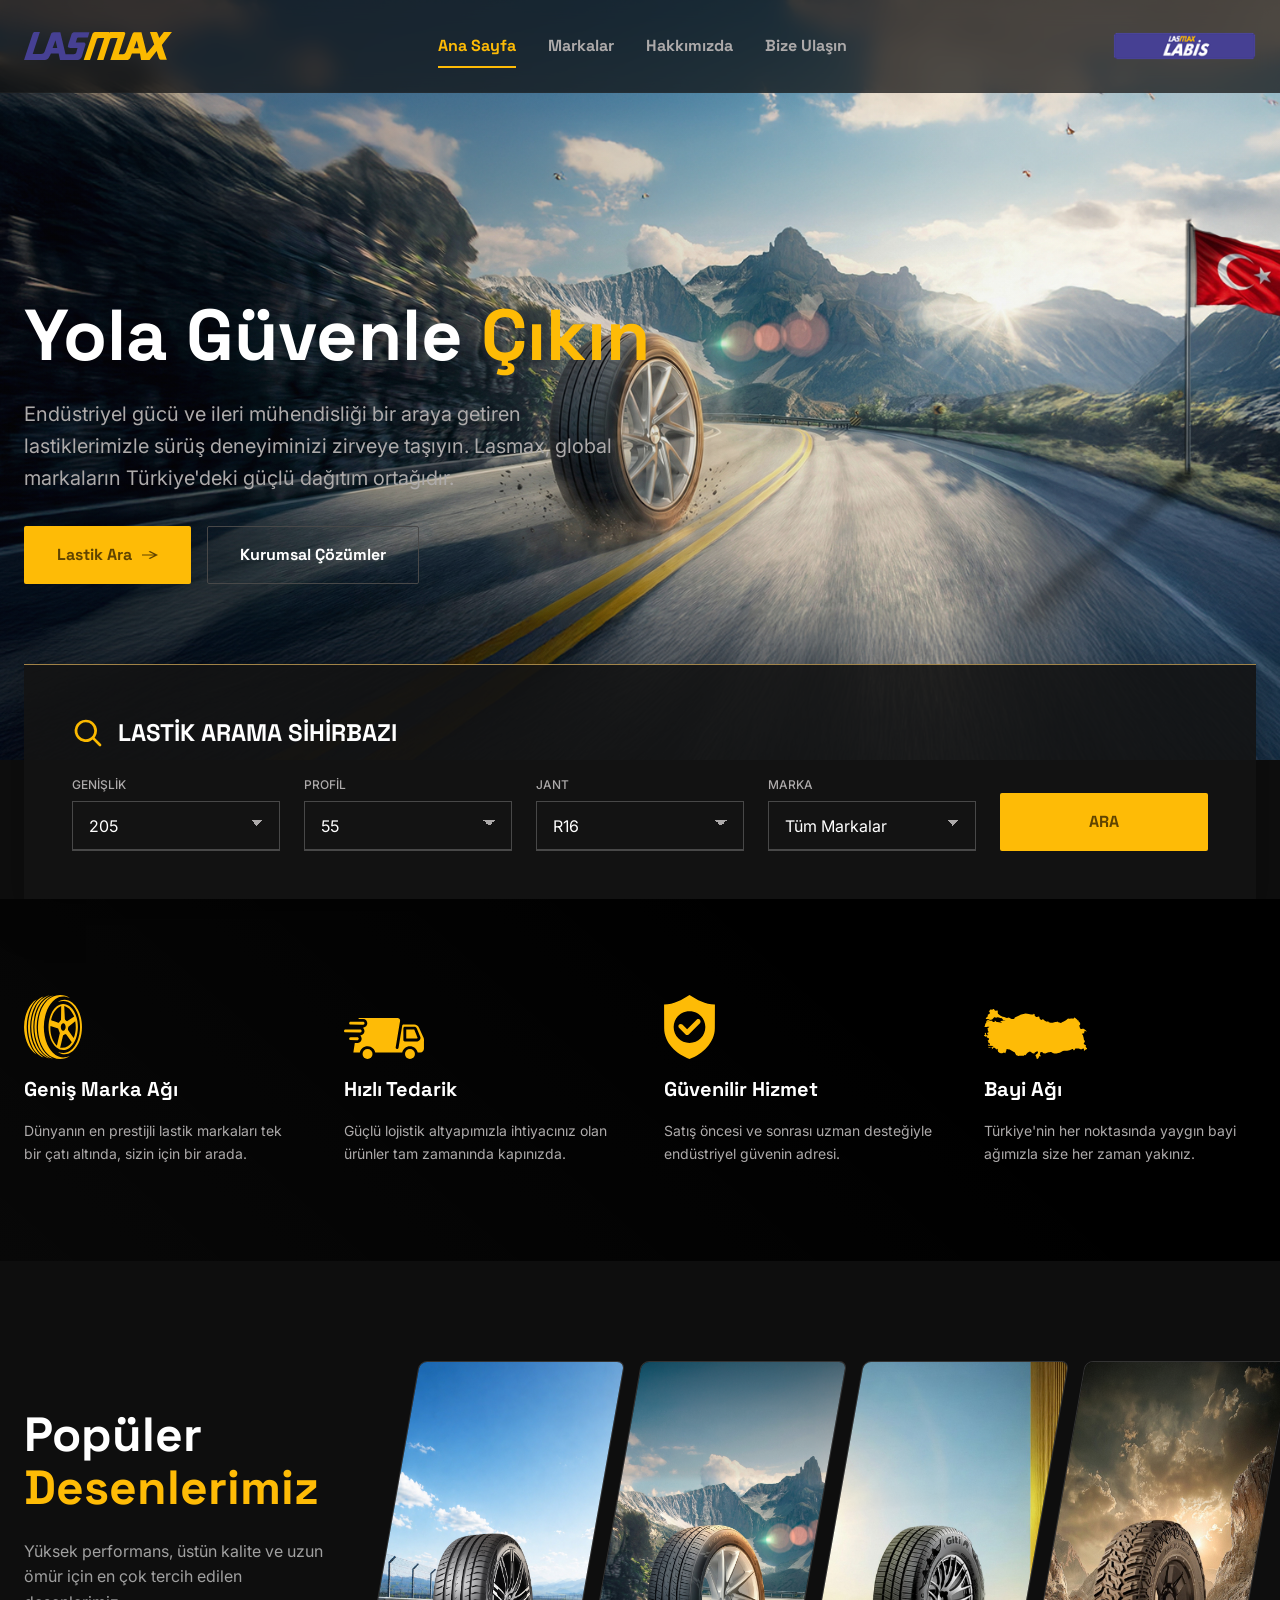
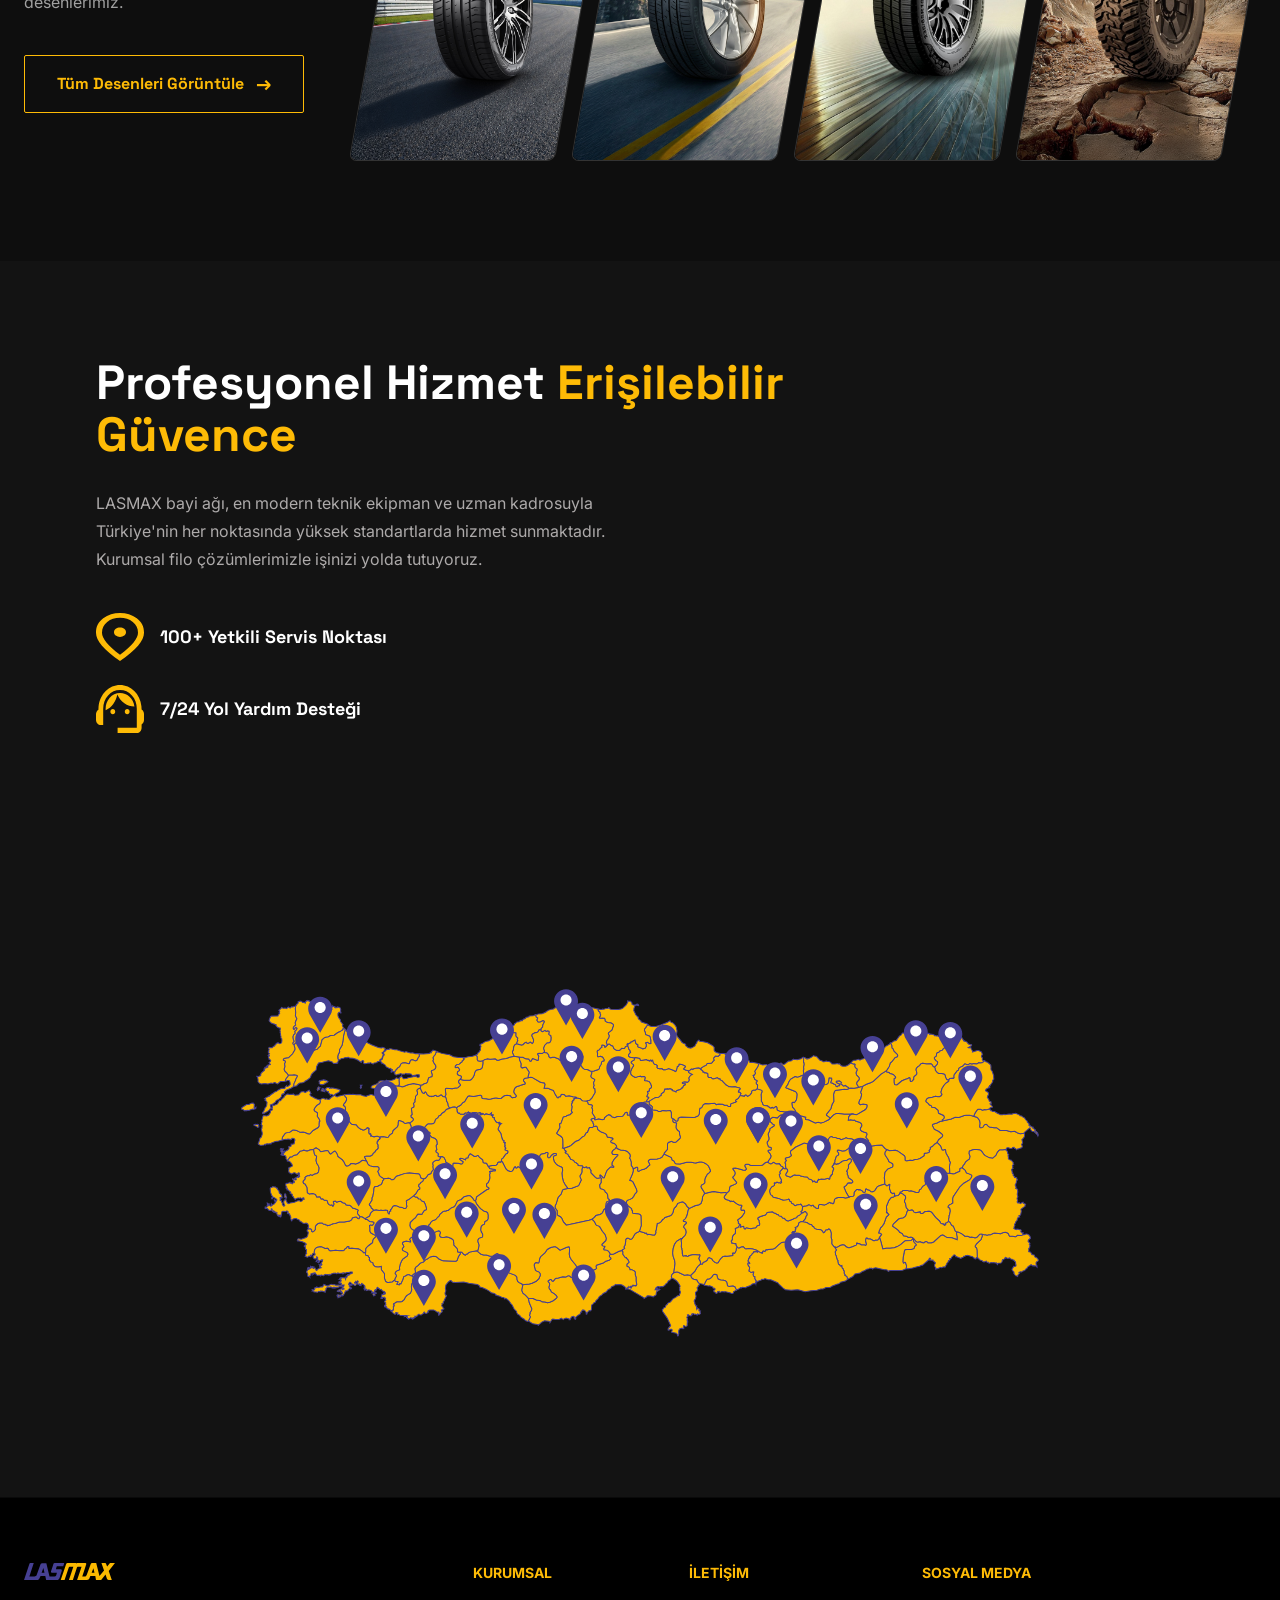
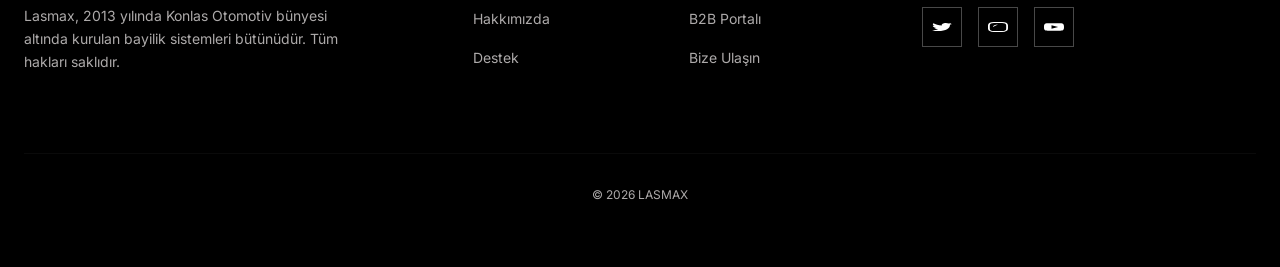
<file: index.html>
<!doctype html>
<html lang="tr">

<head>
  <meta charset="utf-8">
  <meta name="viewport" content="width=device-width, initial-scale=1">
  <title>Lasmax | Yola Güvenle Çıkın</title>
  <meta name="description"
    content="Lasmax'in endüstriyel gücünü, öne çıkan lastiklerini ve Türkiye genelindeki bayi ağını öne çıkaran kurumsal anasayfa.">
  <link rel="preconnect" href="https://fonts.googleapis.com">
  <link rel="preconnect" href="https://fonts.gstatic.com" crossorigin>
  <link
    href="https://fonts.googleapis.com/css2?family=Inter:wght@400;500;600;700&family=Space+Grotesk:wght@500;700&display=swap"
    rel="stylesheet">
  <link rel="stylesheet" href="styles.css">
</head>

<body data-page="home">
  <header class="site-header">
    <div class="site-header__inner">
      <a class="brand" href="index.html" aria-label="Lasmax anasayfa">
        <img src="assets/logo-main.svg" alt="Lasmax">
      </a>

      <button class="menu-toggle" type="button" aria-expanded="false" aria-label="Menüyü aç" data-menu-toggle>
        <span></span>
        <span></span>
        <span></span>
      </button>

      <nav class="site-nav" aria-label="Ana menü" data-menu>
        <a class="site-nav__link is-active" href="index.html">Ana Sayfa</a>
        <a class="site-nav__link" href="#markalar">Markalar</a>
        <a class="site-nav__link" href="about.html">Hakkımızda</a>
        <a class="site-nav__link" href="contact.html">Bize Ulaşın</a>
      </nav>

      <a class="labis-link" href="https://www.lasmaxbayi.com" target="_blank" rel="noopener noreferrer"
        aria-label="LABİS girişi">
        <img src="assets/labis.png" alt="LABİS">
      </a>
    </div>
  </header>

  <main>
    <section class="hero home-hero">
      <div class="hero__media" style="background-image: url('assets/hero-home.jpg');"></div>
      <div class="hero__overlay"></div>
      <div class="shell--wide hero__content">
        <div class="hero__copy">
          <h1>Yola Güvenle <span>Çıkın</span></h1>
          <p class="hero__lede">
            Endüstriyel gücü ve ileri mühendisliği bir araya getiren lastiklerimizle sürüş
            deneyiminizi zirveye taşıyın. Lasmax, global markaların Türkiye'deki güçlü dağıtım ortağıdır.
          </p>
          <div class="hero__actions">
            <a class="button button--primary" href="#arama">
              Lastik Ara
              <img class="button__icon" src="assets/arrow-primary.svg" alt="">
            </a>
            <a class="button button--ghost" href="about.html">Kurumsal Çözümler</a>
          </div>
        </div>
      </div>
    </section>

    <section class="search-panel shell--wide" id="arama">
      <div class="search-panel__card">
        <div class="search-panel__heading">
          <img src="assets/search-icon.svg" alt="">
          <span>Lastik Arama Sihirbazı</span>
        </div>
        <form class="search-panel__form" data-search-form>
          <div class="field">
            <label for="genislik">Genişlik</label>
            <select id="genislik" name="genislik">
              <option selected>205</option>
              <option>195</option>
              <option>215</option>
              <option>225</option>
            </select>
          </div>
          <div class="field">
            <label for="profil">Profil</label>
            <select id="profil" name="profil">
              <option selected>55</option>
              <option>50</option>
              <option>60</option>
              <option>65</option>
            </select>
          </div>
          <div class="field">
            <label for="jant">Jant</label>
            <select id="jant" name="jant">
              <option selected>R16</option>
              <option>R15</option>
              <option>R17</option>
              <option>R18</option>
            </select>
          </div>
          <div class="field">
            <label for="marka">Marka</label>
            <select id="marka" name="marka">
              <option selected>Tüm Markalar</option>
              <option>Triangle</option>
              <option>Groundspeed</option>
              <option>Unigrip</option>
            </select>
          </div>
          <button class="button button--primary button--compact search-panel__submit" type="submit">
            Ara
          </button>
        </form>
      </div>
    </section>

    <section class="features">
      <div class="shell--wide">
        <div class="features__grid">
          <article class="feature">
            <img src="assets/feature-network.svg" alt="">
            <h3>Geniş Marka Ağı</h3>
            <p>Dünyanın en prestijli lastik markaları tek bir çatı altında, sizin için bir arada.</p>
          </article>
          <article class="feature">
            <img src="assets/feature-delivery.svg" alt="" class="feature__img--large">
            <h3>Hızlı Tedarik</h3>
            <p>Güçlü lojistik altyapımızla ihtiyacınız olan ürünler tam zamanında kapınızda.</p>
          </article>
          <article class="feature">
            <img src="assets/feature-service.svg" alt="">
            <h3>Güvenilir Hizmet</h3>
            <p>Satış öncesi ve sonrası uzman desteğiyle endüstriyel güvenin adresi.</p>
          </article>
          <article class="feature">
            <img src="assets/feature-dealer.svg" alt="" class="feature__img--large">
            <h3>Bayi Ağı</h3>
            <p>Türkiye'nin her noktasında yaygın bayi ağımızla size her zaman yakınız.</p>
          </article>
        </div> 
      </div>
    </section>



    <section class="premium-brands-alt" id="urunler">
      <div class="shell">
        <div class="premium-alt-layout">

          <!-- Left side: Text & CTA -->
          <div class="premium-alt-content">
            <h2 class="premium-brands__title">Popüler<br><span>Desenlerimiz</span></h2>
            <p class="premium-brands__desc">Yüksek performans, üstün kalite ve uzun ömür için en çok tercih edilen
              desenlerimiz.</p>
            <a href="contact.html" class="button button--ghost button--arrow premium-alt-btn">Tüm Desenleri
              Görüntüle</a>
          </div>

          <!-- Right side: Slanted Cards -->
          <div class="premium-alt-cards">
            <!-- Card 1 -->
            <article class="alt-card alt-card--1">
              <div class="alt-card__inner">
                <div class="alt-card__logo">
                  <img src="assets/Logo/Blue-Triangle-logo 1.svg" alt="Triangle" class="alt-card__brand-img">
                </div>
                <div class="alt-card__visual">
                  <img src="assets/EffexSport.jpeg" alt="Lastik 1" loading="lazy">
                </div>
              </div>
            </article>

            <!-- Card 2 -->
            <article class="alt-card alt-card--2">
              <div class="alt-card__inner">
                <div class="alt-card__logo">
                  <img src="assets/Logo/tgr2.svg" alt="TGR2" class="alt-card__brand-img">
                </div>
                <div class="alt-card__visual">
                  <img src="assets/product-voyager.png" alt="Lastik 2" loading="lazy">
                </div>
              </div>
            </article>

            <!-- Card 3 -->
            <article class="alt-card alt-card--3">
              <div class="alt-card__inner">
                <div class="alt-card__logo">
                  <img src="assets/Logo/giti.svg" alt="Giti" class="alt-card__brand-img">
                </div>
                <div class="alt-card__visual">
                  <img src="assets/product-effexwinter.png" alt="Lastik 3" loading="lazy">
                </div>
              </div>
            </article>

            <!-- Card 4 -->
            <article class="alt-card alt-card--4">
              <div class="alt-card__inner">
                <div class="alt-card__logo">
                  <img src="assets/Logo/ma.svg" alt="MA" class="alt-card__brand-img">
                </div>
                <div class="alt-card__visual">
                  <img src="assets/maxtrek-tire.png" alt="Lastik 4" loading="lazy">
                </div>
              </div>
            </article>
          </div>

        </div>
      </div>
    </section>

    <section class="dealer-section" id="servisler">
      <div class="dealer-layout">
        <div class="dealer-copy">
          <h2>Profesyonel Hizmet <span>Erişilebilir Güvence</span></h2>
          <p>
            LASMAX bayi ağı, en modern teknik ekipman ve uzman kadrosuyla Türkiye'nin her noktasında
            yüksek standartlarda hizmet sunmaktadır. Kurumsal filo çözümlerimizle işinizi yolda tutuyoruz.
          </p>
          <ul class="dealer-points">
            <li>
              <img src="assets/service-points.svg" alt="">
              <span>100+ Yetkili Servis Noktası</span>
            </li>
            <li>
              <img src="assets/service-roadside.svg" alt="">
              <span>7/24 Yol Yardım Desteği</span>
            </li>
          </ul>
        </div>

        <div class="dealer-map">
          <img src="assets/dealer-map.svg" alt="Lasmax bayi ağının Türkiye geneline yayılım haritası" loading="lazy">
        </div>
      </div>
    </section>
  </main>

  <footer class="footer" id="iletisim">
    <div class="footer-shell">
      <div class="footer__top">
        <div class="footer__brand">
          <img src="assets/logo-footer-home.svg" alt="Lasmax">
          <p>
            Lasmax, 2013 yılında Konlas Otomotiv bünyesi altında kurulan bayilik sistemleri bütünüdür.
            Tüm hakları saklıdır.
          </p>
        </div>

        <div class="footer__links">
          <div class="footer__column">
            <h3>Kurumsal</h3>
            <nav aria-label="Kurumsal linkler">
              <a href="about.html">Hakkımızda</a>
              <a href="#servisler">Destek</a>
            </nav>
          </div>

          <div class="footer__column">
            <h3>İletişim</h3>
            <div class="footer__contact">
              <a href="#">B2B Portalı</a>
              <a href="contact.html">Bize Ulaşın</a>
            </div>
          </div>
        </div>

        <div class="footer__column">
          <h3>Sosyal Medya</h3>
          <div class="footer__social">
            <a href="#" aria-label="X hesabı">
              <img src="assets/social-x.svg" alt="">
            </a>
            <a href="#" aria-label="Instagram hesabı">
              <img src="assets/social-instagram.svg" alt="">
            </a>
            <a href="#" aria-label="YouTube hesabı">
              <img src="assets/social-youtube.svg" alt="">
            </a>
          </div>
        </div>
      </div>

      <div class="footer__bottom">© 2026 Lasmax</div>
    </div>
  </footer>

  <script src="script.js"></script>
</body>

</html>
</file>
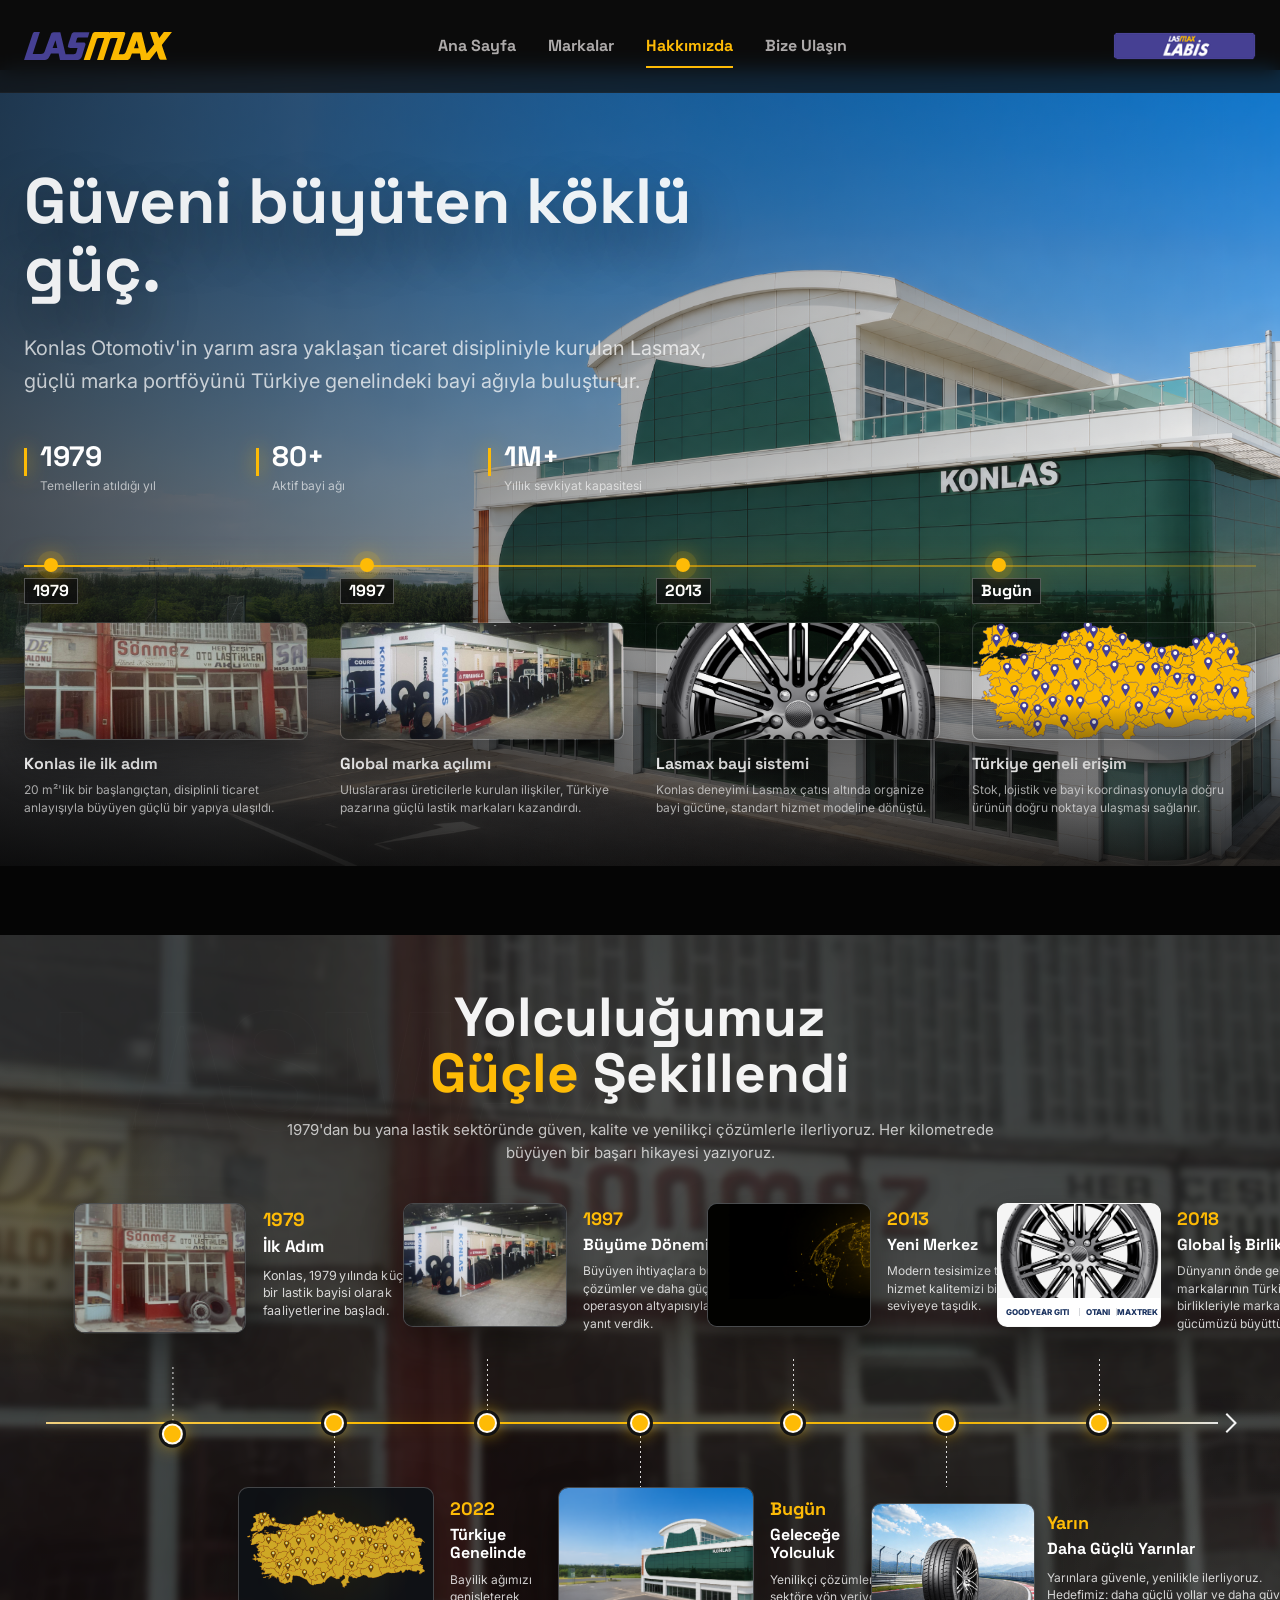
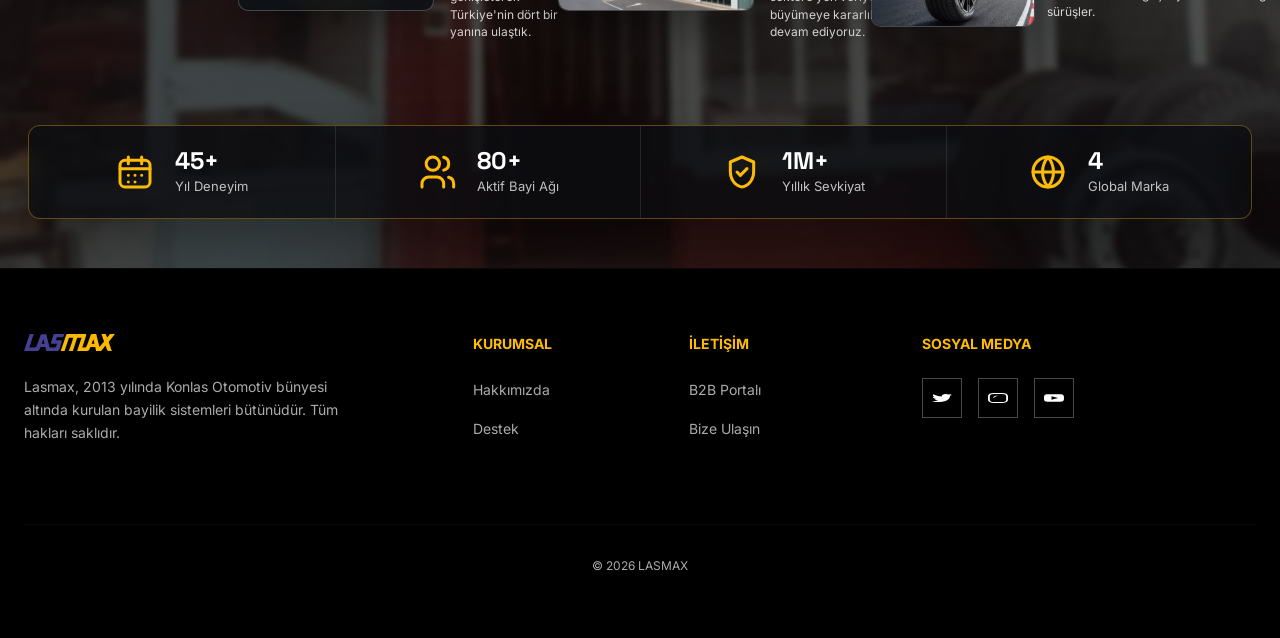
<file: about.html>
<!doctype html>
<html lang="tr">

<head>
  <meta charset="utf-8">
  <meta name="viewport" content="width=device-width, initial-scale=1">
  <title>Lasmax | Hakkımızda</title>
  <meta name="description" content="Lasmax'in yolculuğunu ve operasyon gücünü anlatan hakkımızda sayfası.">
  <link rel="preconnect" href="https://fonts.googleapis.com">
  <link rel="preconnect" href="https://fonts.gstatic.com" crossorigin>
  <link
    href="https://fonts.googleapis.com/css2?family=Inter:wght@400;500;600;700;800&family=Space+Grotesk:wght@500;700&display=swap"
    rel="stylesheet">
  <link rel="stylesheet" href="styles.css">
</head>

<body class="about2-page" data-page="about">
  <header class="site-header">
    <div class="site-header__inner">
      <a class="brand" href="index.html" aria-label="Lasmax anasayfa">
        <img src="assets/logo-main.svg" alt="Lasmax">
      </a>

      <button class="menu-toggle" type="button" aria-expanded="false" aria-label="Menüyü aç" data-menu-toggle>
        <span></span>
        <span></span>
        <span></span>
      </button>

      <nav class="site-nav" aria-label="Ana menü" data-menu>
        <a class="site-nav__link" href="index.html">Ana Sayfa</a>
        <a class="site-nav__link" href="index.html#markalar">Markalar</a>
        <a class="site-nav__link is-active" href="about.html">Hakkımızda</a>
        <a class="site-nav__link" href="contact.html">Bize Ulaşın</a>
      </nav>

      <a class="labis-link" href="https://www.lasmaxbayi.com" target="_blank" rel="noopener noreferrer"
        aria-label="LABİS girişi">
        <img src="assets/labis.png" alt="LABİS">
      </a>
    </div>
  </header>

  <main>
    <section class="about2-hero">
      <div class="about2-hero__map" aria-hidden="true"></div>
      <div class="shell--wide about2-hero__inner">
        <div class="about2-hero__copy">
          <h1>Güveni büyüten köklü güç.</h1>
          <p>
            Konlas Otomotiv'in yarım asra yaklaşan ticaret disipliniyle kurulan Lasmax, güçlü marka
            portföyünü Türkiye genelindeki bayi ağıyla buluşturur.
          </p>
        </div>

        <div class="about2-stats" aria-label="Lasmax öne çıkan rakamlar">
          <article>
            <strong>1979</strong>
            <span>Temellerin atıldığı yıl</span>
          </article>
          <article>
            <strong>80+</strong>
            <span>Aktif bayi ağı</span>
          </article>
          <article>
            <strong>1M+</strong>
            <span>Yıllık sevkiyat kapasitesi</span>
          </article>
        </div>

        <div class="about2-timeline" aria-label="Lasmax tarihçe">
          <article class="about2-milestone">
            <div class="about2-milestone__year">1979</div>
            <div class="about2-milestone__media" style="background-image: url('assets/sonmez-oto.jpg');"></div>
            <h2>Konlas ile ilk adım</h2>
            <p>20 m²'lik bir başlangıçtan, disiplinli ticaret anlayışıyla büyüyen güçlü bir yapıya ulaşıldı.</p>
          </article>

          <article class="about2-milestone">
            <div class="about2-milestone__year">1997</div>
            <div class="about2-milestone__media" style="background-image: url('assets/konlas-fuar.jpg');"></div>
            <h2>Global marka açılımı</h2>
            <p>Uluslararası üreticilerle kurulan ilişkiler, Türkiye pazarına güçlü lastik markaları kazandırdı.</p>
          </article>

          <article class="about2-milestone">
            <div class="about2-milestone__year">2013</div>
            <div class="about2-milestone__media" style="background-image: url('assets/timeline-tire.png');"></div>
            <h2>Lasmax bayi sistemi</h2>
            <p>Konlas deneyimi Lasmax çatısı altında organize bayi gücüne, standart hizmet modeline dönüştü.</p>
          </article>

          <article class="about2-milestone">
            <div class="about2-milestone__year">Bugün</div>
            <div class="about2-milestone__media" style="background-image: url('assets/dealer-map.svg');"></div>
            <h2>Türkiye geneli erişim</h2>
            <p>Stok, lojistik ve bayi koordinasyonuyla doğru ürünün doğru noktaya ulaşması sağlanır.</p>
          </article>
        </div>
      </div>
    </section>

    <section class="journey-timeline" id="journey-timeline">
      <div class="journey-timeline__backdrop" aria-hidden="true"></div>
      <div class="journey-timeline__watermark" aria-hidden="true">LASMAX</div>

      <div class="shell--wide journey-timeline__inner">
        <header class="journey-timeline__header">

          <h2>
            <span class="journey-timeline__title-line">Yolculuğumuz</span>
            <span class="journey-timeline__title-line"><span>Güçle</span> Şekillendi</span>
          </h2>
          <p class="journey-timeline__lede">
            1979'dan bu yana lastik sektöründe güven, kalite ve yenilikçi çözümlerle ilerliyoruz.
            Her kilometrede büyüyen bir başarı hikayesi yazıyoruz.
          </p>
        </header>

        <div class="journey-timeline__stage">
          <div class="journey-timeline__axis" aria-hidden="true"></div>
          <div class="journey-timeline__axis-arrow" aria-hidden="true"></div>

          <article class="journey-milestone journey-milestone--top">
            <div class="journey-milestone__card">
              <div class="journey-milestone__media">
                <img src="assets/sonmez-oto.jpg" alt="1979 Konlas ilk nokta">
              </div>
              <div class="journey-milestone__copy">
                <span class="journey-milestone__year">1979</span>
                <h3>İlk Adım</h3>
                <p>Konlas, 1979 yılında küçük bir lastik bayisi olarak faaliyetlerine başladı.</p>
              </div>
            </div>
            <span class="journey-milestone__connector" aria-hidden="true"></span>
            <span class="journey-milestone__dot" aria-hidden="true"></span>
          </article>

          <article class="journey-milestone journey-milestone--bottom">
            <div class="journey-milestone__card">
              <div class="journey-milestone__media">
                <img src="assets/konlas-fuar.jpg" alt="1997 büyüme dönemi">
              </div>
              <div class="journey-milestone__copy">
                <span class="journey-milestone__year">1997</span>
                <h3>Büyüme Dönemi</h3>
                <p>Büyüyen ihtiyaçlara büyük çözümler ve daha güçlü operasyon altyapısıyla yanıt verdik.</p>
              </div>
            </div>
            <span class="journey-milestone__connector" aria-hidden="true"></span>
            <span class="journey-milestone__dot" aria-hidden="true"></span>
          </article>

          <article class="journey-milestone journey-milestone--top">
            <div class="journey-milestone__card">
              <div class="journey-milestone__media">
                <img src="assets/AboutBG1.jpg" alt="2013 yeni merkez">
              </div>
              <div class="journey-milestone__copy">
                <span class="journey-milestone__year">2013</span>
                <h3>Yeni Merkez</h3>
                <p>Modern tesisimize taşınarak hizmet kalitemizi bir üst seviyeye taşıdık.</p>
              </div>
            </div>
            <span class="journey-milestone__connector" aria-hidden="true"></span>
            <span class="journey-milestone__dot" aria-hidden="true"></span>
          </article>

          <article class="journey-milestone journey-milestone--bottom">
            <div class="journey-milestone__card">
              <div class="journey-milestone__media journey-milestone__media--brands">
                <img src="assets/timeline-tire.png" alt="2018 global iş birlikleri">
                <div class="journey-milestone__brand-strip" aria-hidden="true">
                  <span>GOODYEAR</span>
                  <span>GITI</span>
                  <span>OTANI</span>
                  <span>MAXTREK</span>
                </div>
              </div>
              <div class="journey-milestone__copy">
                <span class="journey-milestone__year">2018</span>
                <h3>Global İş Birlikleri</h3>
                <p>Dünyanın önde gelen lastik markalarının Türkiye iş birlikleriyle marka gücümüzü büyüttük.</p>
              </div>
            </div>
            <span class="journey-milestone__connector" aria-hidden="true"></span>
            <span class="journey-milestone__dot" aria-hidden="true"></span>
          </article>

          <article class="journey-milestone journey-milestone--top">
            <div class="journey-milestone__card">
              <div class="journey-milestone__media journey-milestone__media--map journey-milestone__media--map-dark">
                <img src="assets/dealer-map.svg" alt="2022 türkiye genelinde">
              </div>
              <div class="journey-milestone__copy">
                <span class="journey-milestone__year">2022</span>
                <h3>Türkiye Genelinde</h3>
                <p>Bayilik ağımızı genişleterek Türkiye'nin dört bir yanına ulaştık.</p>
              </div>
            </div>
            <span class="journey-milestone__connector" aria-hidden="true"></span>
            <span class="journey-milestone__dot" aria-hidden="true"></span>
          </article>

          <article class="journey-milestone journey-milestone--bottom">
            <div class="journey-milestone__card">
              <div class="journey-milestone__media">
                <img src="assets/ebaytt.png" alt="Bugün lasmax">
              </div>
              <div class="journey-milestone__copy">
                <span class="journey-milestone__year">Bugün</span>
                <h3>Geleceğe Yolculuk</h3>
                <p>Yenilikçi çözümlerle sektöre yön veriyor, büyümeye kararlılıkla devam ediyoruz.</p>
              </div>
            </div>
            <span class="journey-milestone__connector" aria-hidden="true"></span>
            <span class="journey-milestone__dot" aria-hidden="true"></span>
          </article>

          <article class="journey-milestone journey-milestone--top">
            <div class="journey-milestone__card journey-milestone__card--future">
              <div class="journey-milestone__media">
                <img src="assets/EffexSport.jpeg" alt="Yarınlar">
              </div>
              <div class="journey-milestone__copy">
                <span class="journey-milestone__year">Yarın</span>
                <h3>Daha Güçlü Yarınlar</h3>
                <p>Yarınlara güvenle, yenilikle ilerliyoruz. Hedefimiz: daha güçlü yollar ve daha güvenli sürüşler.</p>
              </div>
            </div>
            <span class="journey-milestone__connector" aria-hidden="true"></span>
            <span class="journey-milestone__dot" aria-hidden="true"></span>
          </article>
        </div>

        <div class="journey-stats" aria-label="Lasmax temel istatistikler">
          <article class="journey-stats__item">
            <div class="journey-stats__icon" aria-hidden="true">
              <svg viewBox="0 0 24 24" fill="none">
                <rect x="3" y="5" width="18" height="16" rx="3"></rect>
                <path d="M8 3v4M16 3v4M3 10h18"></path>
                <path d="M8 14h.01M12 14h.01M16 14h.01M8 18h.01M12 18h.01"></path>
              </svg>
            </div>
            <div>
              <strong>45+</strong>
              <span>Yıl Deneyim</span>
            </div>
          </article>

          <article class="journey-stats__item">
            <div class="journey-stats__icon" aria-hidden="true">
              <svg viewBox="0 0 24 24" fill="none">
                <path d="M16 21v-2a4 4 0 0 0-4-4H7a4 4 0 0 0-4 4v2"></path>
                <circle cx="9.5" cy="7" r="4"></circle>
                <path d="M22 21v-2a4 4 0 0 0-3-3.87"></path>
                <path d="M16 3.13a4 4 0 0 1 0 7.75"></path>
              </svg>
            </div>
            <div>
              <strong>80+</strong>
              <span>Aktif Bayi Ağı</span>
            </div>
          </article>

          <article class="journey-stats__item">
            <div class="journey-stats__icon" aria-hidden="true">
              <svg viewBox="0 0 24 24" fill="none">
                <path d="M12 3l7 3v6c0 4.4-3 8.43-7 9-4-0.57-7-4.6-7-9V6l7-3z"></path>
                <path d="M9 12l2 2 4-4"></path>
              </svg>
            </div>
            <div>
              <strong>1M+</strong>
              <span>Yıllık Sevkiyat</span>
            </div>
          </article>

          <article class="journey-stats__item">
            <div class="journey-stats__icon" aria-hidden="true">
              <svg viewBox="0 0 24 24" fill="none">
                <circle cx="12" cy="12" r="9"></circle>
                <path d="M3 12h18M12 3a14 14 0 0 1 0 18M12 3a14 14 0 0 0 0 18"></path>
              </svg>
            </div>
            <div>
              <strong>4</strong>
              <span>Global Marka</span>
            </div>
          </article>
        </div>
      </div>
    </section>
  </main>

  <footer class="footer" id="iletisim">
    <div class="footer-shell">
      <div class="footer__top">
        <div class="footer__brand">
          <img src="assets/logo-footer-about.svg" alt="Lasmax">
          <p>
            Lasmax, 2013 yılında Konlas Otomotiv bünyesi altında kurulan bayilik sistemleri bütünüdür.
            Tüm hakları saklıdır.
          </p>
        </div>

        <div class="footer__links">
          <div class="footer__column">
            <h3>Kurumsal</h3>
            <nav aria-label="Kurumsal linkler">
              <a href="about.html">Hakkımızda</a>
              <a href="index.html#servisler">Destek</a>
            </nav>
          </div>

          <div class="footer__column">
            <h3>İletişim</h3>
            <div class="footer__contact">
              <a href="#">B2B Portalı</a>
              <a href="contact.html">Bize Ulaşın</a>
            </div>
          </div>
        </div>

        <div class="footer__column">
          <h3>Sosyal Medya</h3>
          <div class="footer__social">
            <a href="#" aria-label="X hesabı">
              <img src="assets/social-x.svg" alt="">
            </a>
            <a href="#" aria-label="Instagram hesabı">
              <img src="assets/social-instagram.svg" alt="">
            </a>
            <a href="#" aria-label="YouTube hesabı">
              <img src="assets/social-youtube.svg" alt="">
            </a>
          </div>
        </div>
      </div>

      <div class="footer__bottom">© 2026 Lasmax</div>
    </div>
  </footer>

  <script src="script.js"></script>
</body>

</html>
</file>
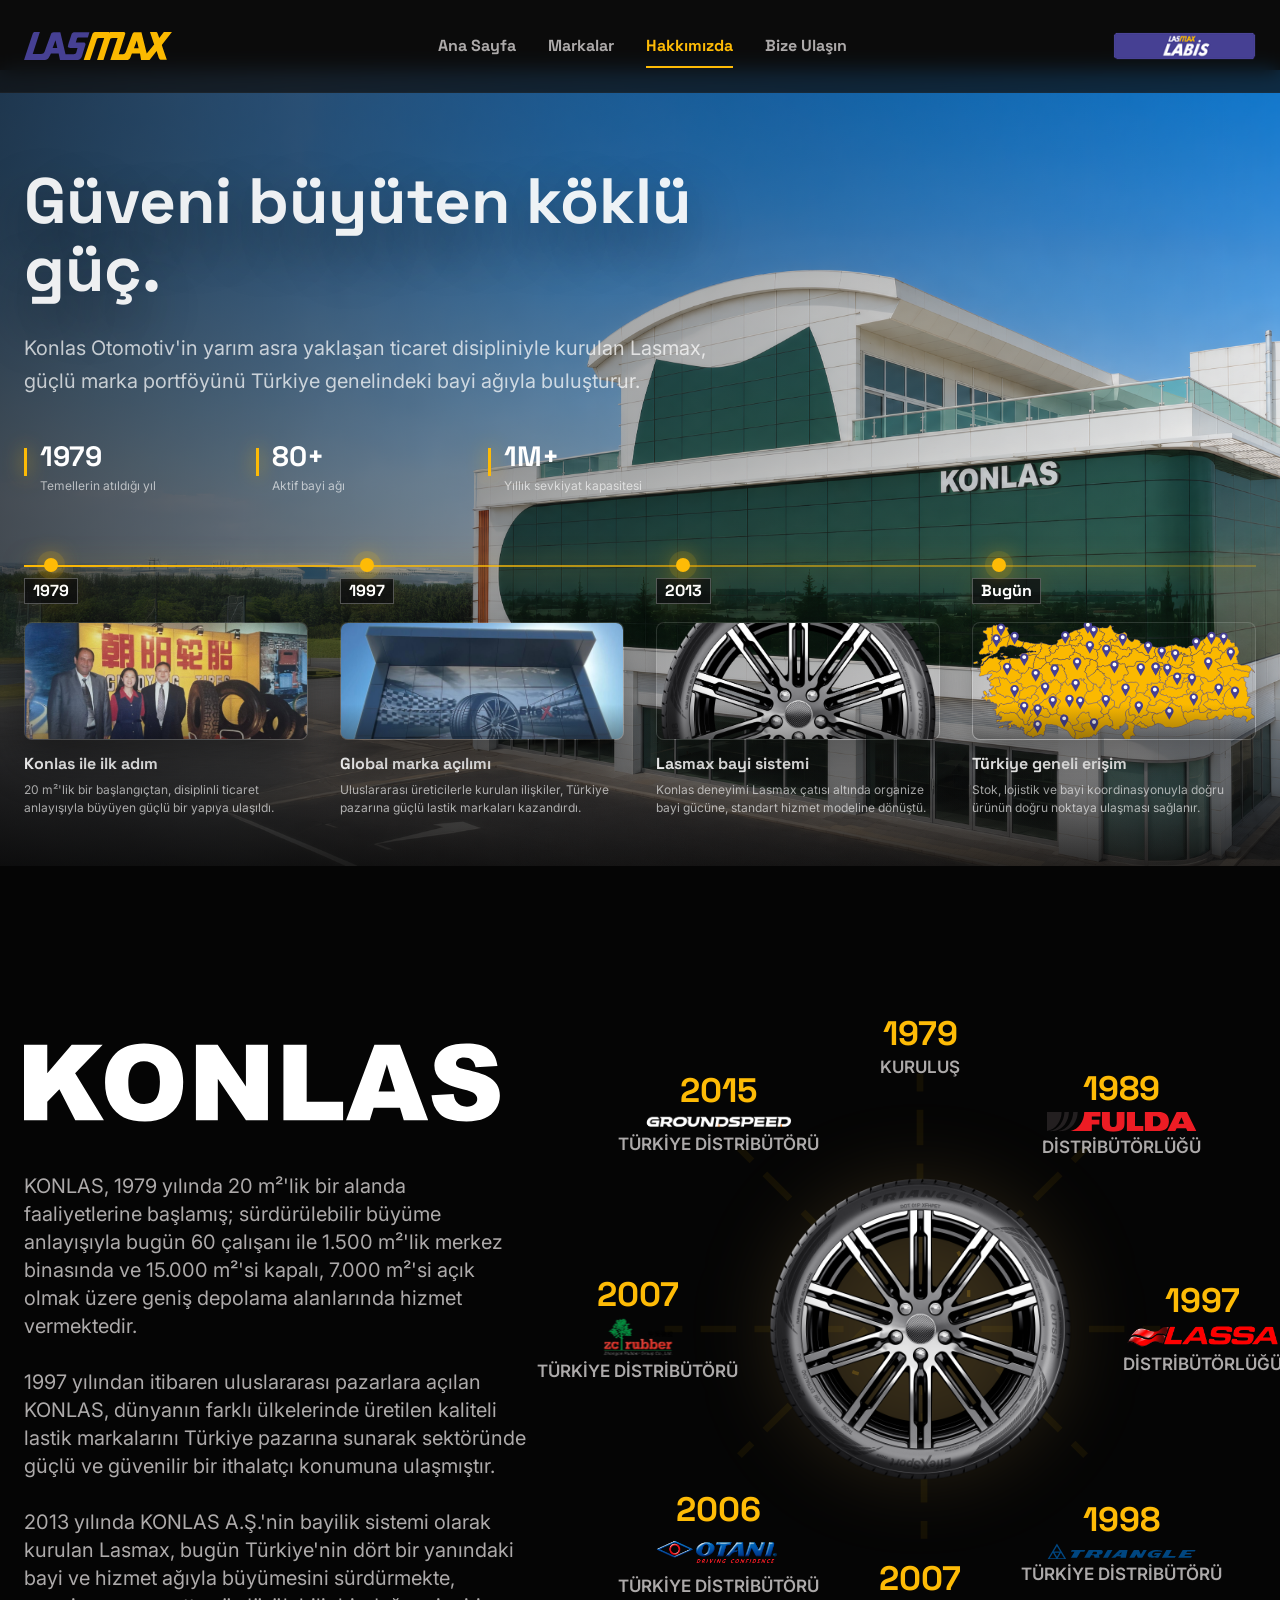
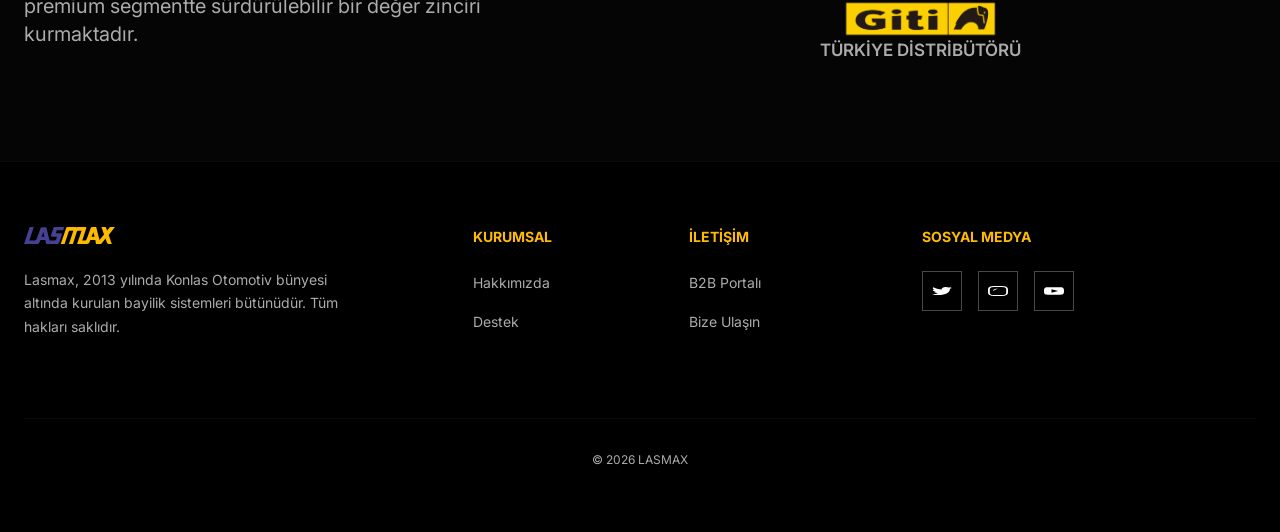
<file: about2.html>
<!doctype html>
<html lang="tr">

<head>
  <meta charset="utf-8">
  <meta name="viewport" content="width=device-width, initial-scale=1">
  <title>Lasmax | Hakkımızda Alternatif</title>
  <meta name="description"
    content="Lasmax'in hikayesini, değerlerini ve operasyon gücünü modern bir zaman çizgisiyle anlatan alternatif hakkımızda sayfası.">
  <link rel="preconnect" href="https://fonts.googleapis.com">
  <link rel="preconnect" href="https://fonts.gstatic.com" crossorigin>
  <link
    href="https://fonts.googleapis.com/css2?family=Inter:wght@400;500;600;700;800&family=Space+Grotesk:wght@500;700&display=swap"
    rel="stylesheet">
  <link rel="stylesheet" href="styles.css">
</head>

<body class="about2-page" data-page="about">
  <header class="site-header">
    <div class="site-header__inner">
      <a class="brand" href="index.html" aria-label="Lasmax anasayfa">
        <img src="assets/logo-main.svg" alt="Lasmax">
      </a>

      <button class="menu-toggle" type="button" aria-expanded="false" aria-label="Menüyü aç" data-menu-toggle>
        <span></span>
        <span></span>
        <span></span>
      </button>

      <nav class="site-nav" aria-label="Ana menü" data-menu>
        <a class="site-nav__link" href="index.html">Ana Sayfa</a>
        <a class="site-nav__link" href="index.html#markalar">Markalar</a>
        <a class="site-nav__link is-active" href="about2.html">Hakkımızda</a>
        <a class="site-nav__link" href="contact.html">Bize Ulaşın</a>
      </nav>

      <a class="labis-link" href="https://www.lasmaxbayi.com" target="_blank" rel="noopener noreferrer"
        aria-label="LABİS girişi">
        <img src="assets/labis.png" alt="LABİS">
      </a>
    </div>
  </header>

  <main>
    <section class="about2-hero">
      <div class="about2-hero__map" aria-hidden="true"></div>
      <div class="shell--wide about2-hero__inner">
        <div class="about2-hero__copy">
          <h1>Güveni büyüten köklü güç.</h1>
          <p>
            Konlas Otomotiv'in yarım asra yaklaşan ticaret disipliniyle kurulan Lasmax, güçlü marka
            portföyünü Türkiye genelindeki bayi ağıyla buluşturur.
          </p>
        </div>

        <div class="about2-stats" aria-label="Lasmax öne çıkan rakamlar">
          <article>
            <strong>1979</strong>
            <span>Temellerin atıldığı yıl</span>
          </article>
          <article>
            <strong>80+</strong>
            <span>Aktif bayi ağı</span>
          </article>
          <article>
            <strong>1M+</strong>
            <span>Yıllık sevkiyat kapasitesi</span>
          </article>
        </div>

        <div class="about2-timeline" aria-label="Lasmax tarihçe">
          <article class="about2-milestone">
            <div class="about2-milestone__year">1979</div>
            <div class="about2-milestone__media" style="background-image: url('assets/hero-about.jpg');">
              <span class="about2-milestone__play" aria-hidden="true"></span>
            </div>
            <h2>Konlas ile ilk adım</h2>
            <p>20 m²'lik bir başlangıçtan, disiplinli ticaret anlayışıyla büyüyen güçlü bir yapıya ulaşıldı.</p>
          </article>

          <article class="about2-milestone">
            <div class="about2-milestone__year">1997</div>
            <div class="about2-milestone__media" style="background-image: url('assets/contact-photo.jpg');">
              <span class="about2-milestone__play" aria-hidden="true"></span>
            </div>
            <h2>Global marka açılımı</h2>
            <p>Uluslararası üreticilerle kurulan ilişkiler, Türkiye pazarına güçlü lastik markaları kazandırdı.</p>
          </article>

          <article class="about2-milestone">
            <div class="about2-milestone__year">2013</div>
            <div class="about2-milestone__media" style="background-image: url('assets/timeline-tire.png');">
              <span class="about2-milestone__play" aria-hidden="true"></span>
            </div>
            <h2>Lasmax bayi sistemi</h2>
            <p>Konlas deneyimi Lasmax çatısı altında organize bayi gücüne, standart hizmet modeline dönüştü.</p>
          </article>

          <article class="about2-milestone">
            <div class="about2-milestone__year">Bugün</div>
            <div class="about2-milestone__media" style="background-image: url('assets/dealer-map.svg');">
              <span class="about2-milestone__play" aria-hidden="true"></span>
            </div>
            <h2>Türkiye geneli erişim</h2>
            <p>Stok, lojistik ve bayi koordinasyonuyla doğru ürünün doğru noktaya ulaşması sağlanır.</p>
          </article>
        </div>
      </div>
    </section>

    <section class="story-section">
      <div class="shell--wide">
        <div class="story-layout">
          <div class="story-copy">
            <img class="story-copy__logo" src="assets/logo-konlas.svg" alt="Konlas Otomotiv">
            <p>
              KONLAS, 1979 yılında 20 m²'lik bir alanda faaliyetlerine başlamış; sürdürülebilir büyüme
              anlayışıyla bugün 60 çalışanı ile 1.500 m²'lik merkez binasında ve 15.000 m²'si kapalı,
              7.000 m²'si açık olmak üzere geniş depolama alanlarında hizmet vermektedir.
            </p>
            <p>
              1997 yılından itibaren uluslararası pazarlara açılan KONLAS, dünyanın farklı ülkelerinde
              üretilen kaliteli lastik markalarını Türkiye pazarına sunarak sektöründe güçlü ve güvenilir
              bir ithalatçı konumuna ulaşmıştır.
            </p>
            <p>
              2013 yılında KONLAS A.Ş.'nin bayilik sistemi olarak kurulan Lasmax, bugün Türkiye'nin dört
              bir yanındaki bayi ve hizmet ağıyla büyümesini sürdürmekte, premium segmentte sürdürülebilir
              bir değer zinciri kurmaktadır.
            </p>
          </div>

          <div class="timeline-stage">
            <div class="timeline-orbit" style="background-image: url('assets/timeline-bg.svg');">
              <div class="timeline-orbit__glow"></div>
              <img class="timeline-orbit__tire" src="assets/timeline-tire.png" alt="Lasmax tarihçe merkez görseli">

              <div class="milestone" style="left: 50%; top: 8%;">
                <div class="milestone__year">1979</div>
                <div class="milestone__text">Kuruluş</div>
              </div>

              <div class="milestone" style="left: 80%; top: 18%;">
                <div class="milestone__year">1989</div>
                <img class="milestone__logo" src="assets/timeline-fulda.svg" alt="Fulda">
                <div class="milestone__text">Distribütörlüğü</div>
              </div>

              <div class="milestone" style="left: 92%; top: 50%;">
                <div class="milestone__year">1997</div>
                <img class="milestone__logo" src="assets/timeline-lassa.png" alt="Lassa">
                <div class="milestone__text">Distribütörlüğü</div>
              </div>

              <div class="milestone" style="left: 80%; top: 82%;">
                <div class="milestone__year">1998</div>
                <img class="milestone__logo" src="assets/TriangleBlue.svg" alt="TriangleBlue">
                <div class="milestone__text">Türkiye Distribütörü</div>
              </div>

              <div class="milestone" style="left: 8%; top: 50%;">
                <div class="milestone__year">2007</div>
                <img class="milestone__logo" src="assets/timeline-giti.png" alt="Giti">
                <div class="milestone__text">Türkiye Distribütörü</div>
              </div>

              <div class="milestone" style="left: 20%; top: 82%;">
                <div class="milestone__year">2006</div>
                <img class="milestone__logo" src="assets/timeline-otani.png" alt="Otani">
                <div class="milestone__text">Türkiye Distribütörü</div>
              </div>

              <div class="milestone" style="left: 50%; top: 92%;">
                <div class="milestone__year">2007</div>
                <img class="milestone__logo" src="assets/timeline-zc-rubber.png" alt="ZC Rubber">
                <div class="milestone__text">Türkiye Distribütörü</div>
              </div>

              <div class="milestone" style="left: 20%; top: 18%;">
                <div class="milestone__year">2015</div>
                <img class="milestone__logo" src="assets/timeline-groundspeed.png" alt="Groundspeed">
                <div class="milestone__text">Türkiye Distribütörü</div>
              </div>
            </div>

            <div class="timeline-mobile">
              <div class="timeline-mobile__grid">
                <article class="timeline-mobile__item">
                  <div class="milestone__year">1979</div>
                  <p>Kuruluş</p>
                </article>
                <article class="timeline-mobile__item">
                  <div class="milestone__year">1989</div>
                  <img src="assets/timeline-fulda.svg" alt="Fulda">
                  <p>Distribütörlüğü</p>
                </article>
                <article class="timeline-mobile__item">
                  <div class="milestone__year">1997</div>
                  <img src="assets/timeline-lassa.png" alt="Lassa">
                  <p>Distribütörlüğü</p>
                </article>
                <article class="timeline-mobile__item">
                  <div class="milestone__year">22</div>
                  <img src="assets/timeline-sava.png" alt="Sava">
                  <p>Türkiye Distribütörü</p>
                </article>
                <article class="timeline-mobile__item">
                  <div class="milestone__year">2007</div>
                  <img src="assets/timeline-giti.png" alt="Giti">
                  <p>Türkiye Distribütörü</p>
                </article>
                <article class="timeline-mobile__item">
                  <div class="milestone__year">2006</div>
                  <img src="assets/timeline-otani.png" alt="Otani">
                  <p>Türkiye Distribütörü</p>
                </article>
                <article class="timeline-mobile__item">
                  <div class="milestone__year">2015</div>
                  <img src="assets/timeline-groundspeed.png" alt="Groundspeed">
                  <p>Türkiye Distribütörü</p>
                </article>
              </div>
            </div>
          </div>
        </div>
      </div>
    </section>
  </main>

  <footer class="footer" id="iletisim">
    <div class="footer-shell">
      <div class="footer__top">
        <div class="footer__brand">
          <img src="assets/logo-footer-about.svg" alt="Lasmax">
          <p>
            Lasmax, 2013 yılında Konlas Otomotiv bünyesi altında kurulan bayilik sistemleri bütünüdür.
            Tüm hakları saklıdır.
          </p>
        </div>

        <div class="footer__links">
          <div class="footer__column">
            <h3>Kurumsal</h3>
            <nav aria-label="Kurumsal linkler">
              <a href="about2.html">Hakkımızda</a>
              <a href="index.html#servisler">Destek</a>
            </nav>
          </div>

          <div class="footer__column">
            <h3>İletişim</h3>
            <div class="footer__contact">
              <a href="#">B2B Portalı</a>
              <a href="contact.html">Bize Ulaşın</a>
            </div>
          </div>
        </div>

        <div class="footer__column">
          <h3>Sosyal Medya</h3>
          <div class="footer__social">
            <a href="#" aria-label="X hesabı">
              <img src="assets/social-x.svg" alt="">
            </a>
            <a href="#" aria-label="Instagram hesabı">
              <img src="assets/social-instagram.svg" alt="">
            </a>
            <a href="#" aria-label="YouTube hesabı">
              <img src="assets/social-youtube.svg" alt="">
            </a>
          </div>
        </div>
      </div>

      <div class="footer__bottom">© 2026 Lasmax</div>
    </div>
  </footer>

  <script src="script.js"></script>
</body>

</html>
</file>
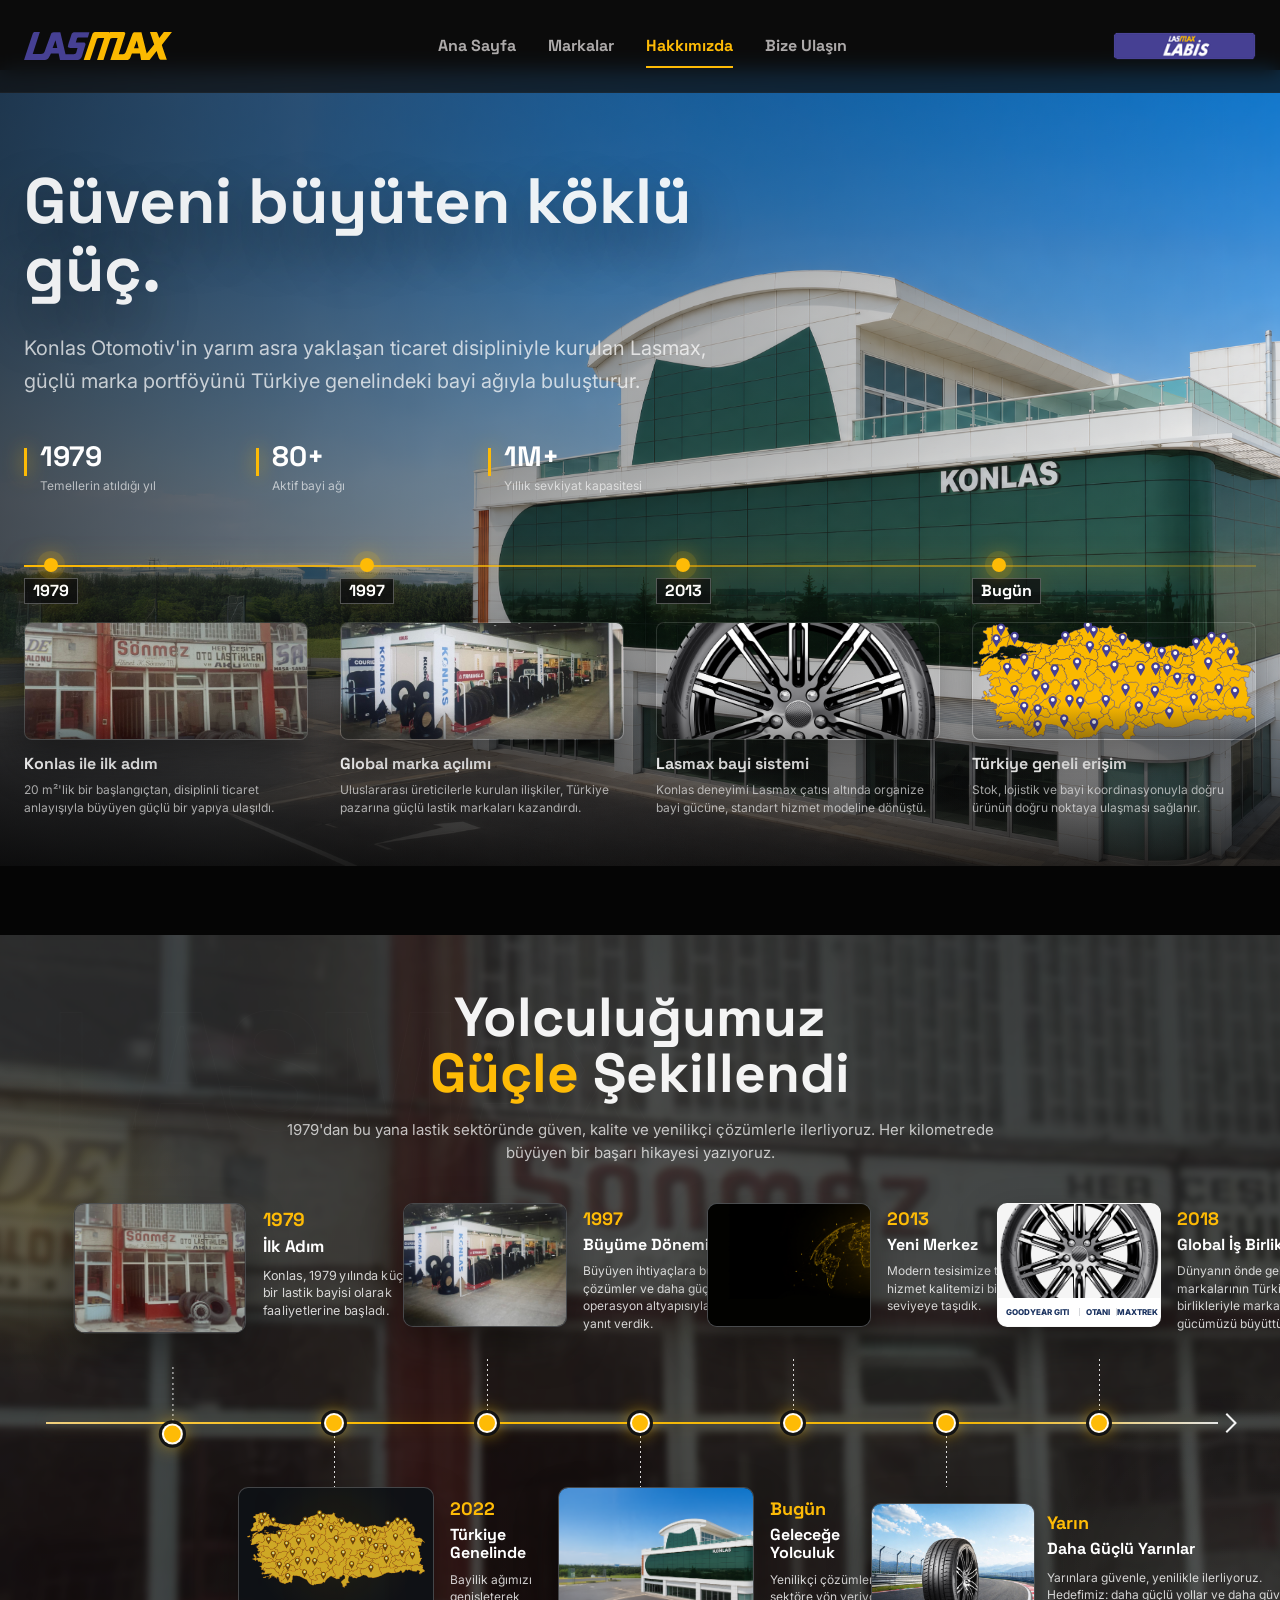
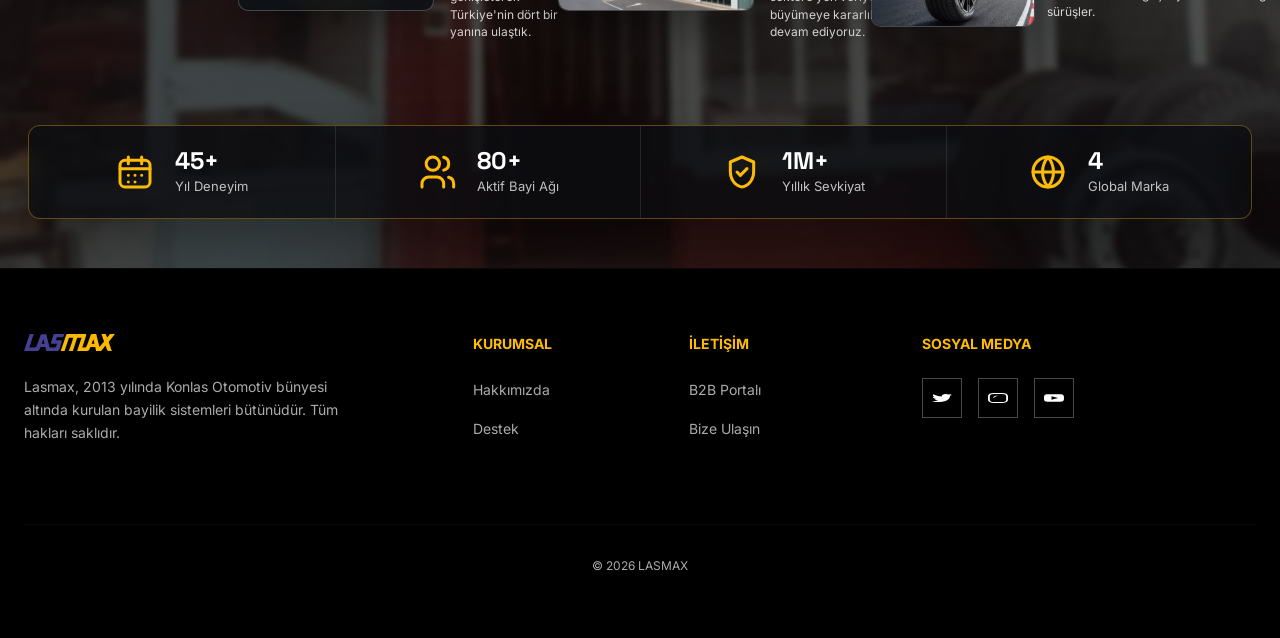
<file: about3.html>
<!doctype html>
<html lang="tr">

<head>
  <meta charset="utf-8">
  <meta http-equiv="refresh" content="0; url=about.html">
  <meta name="viewport" content="width=device-width, initial-scale=1">
  <title>Yönlendiriliyor</title>
  <script>
    window.location.replace("about.html");
  </script>
</head>

<body>
  <p>Bu sayfa [about.html](about.html) adresine yönlendiriliyor.</p>
</body>

</html>
</file>
<file: styles.css>
:root {
  --bg: #0e0e0e;
  --bg-soft: #131313;
  --bg-card: #1f2020;
  --bg-card-alt: #232424;
  --text: #ffffff;
  --text-muted: #adaaaa;
  --text-soft: #868686;
  --line: rgba(72, 72, 72, 0.22);
  --line-strong: #484848;
  --accent: #febb06;
  --accent-strong: #febb06;
  --accent-text: #604400;
  --brand-purple: #464093;
  --shell: 1728px;
  --shell-wide: 1824px;
  --radius: 4px;
  --shadow-hero: 0 18px 40px rgba(0, 0, 0, 0.28);
}

*,
*::before,
*::after {
  box-sizing: border-box;
}

html {
  scroll-behavior: smooth;
}

body {
  margin: 0;
  min-width: 320px;
  background: var(--bg);
  color: var(--text);
  font-family: "Inter", sans-serif;
}

body.nav-open {
  overflow: hidden;
}

img {
  display: block;
  max-width: 100%;
}

a {
  color: inherit;
  text-decoration: none;
}

button,
input,
select {
  font: inherit;
}

button {
  border: 0;
  background: none;
  color: inherit;
  cursor: pointer;
}

p,
h1,
h2,
h3,
h4 {
  margin: 0;
}

.shell,
.section-shell,
.footer-shell {
  width: min(100% - 48px, var(--shell));
  margin: 0 auto;
}

.shell--wide {
  width: min(100% - 48px, var(--shell-wide));
  margin: 0 auto;
}

.site-header {
  position: fixed;
  inset: 0 0 auto;
  z-index: 50;
  backdrop-filter: blur(10px);
  background: rgba(14, 14, 14, 0.72);
  border-bottom: 1px solid rgba(72, 72, 72, 0.16);
}

.site-header__inner {
  width: min(100% - 48px, var(--shell-wide));
  min-height: 92px;
  margin: 0 auto;
  display: flex;
  align-items: center;
  justify-content: space-between;
  gap: 24px;
}

.brand {
  flex: 0 0 auto;
  display: inline-flex;
  align-items: center;
}

.brand img {
  width: auto;
  max-width: 148px;
  max-height: 28px;
  height: auto;
  object-fit: contain;
}

.site-nav {
  display: flex;
  align-items: center;
  justify-content: center;
  gap: 32px;
  flex: 1;
}

.site-nav__link {
  position: relative;
  display: inline-flex;
  align-items: center;
  min-height: 24px;
  color: var(--text-muted);
  font-family: "Space Grotesk", sans-serif;
  font-size: 16px;
  font-weight: 700;
  line-height: 24px;
  transition: color 0.2s ease;
}

.site-nav__link::after {
  content: "";
  position: absolute;
  left: 0;
  right: 0;
  bottom: -10px;
  height: 2px;
  background: transparent;
  transition: background 0.2s ease;
}

.site-nav__link:hover,
.site-nav__link:focus-visible,
.site-nav__link.is-active {
  color: var(--accent);
}

.site-nav__link.is-active::after {
  background: var(--accent);
}

.labis-link {
  flex: 0 0 auto;
  width: 143px;
  height: 28px;
  border-radius: 2px;
  overflow: hidden;
}

.labis-link img {
  width: 100%;
  height: 100%;
  object-fit: cover;
}

.menu-toggle {
  display: none;
  width: 44px;
  height: 44px;
  border: 1px solid var(--line-strong);
  border-radius: 4px;
  align-items: center;
  justify-content: center;
  flex-direction: column;
  gap: 5px;
}

.menu-toggle span {
  width: 18px;
  height: 2px;
  background: var(--text);
  transition: transform 0.2s ease, opacity 0.2s ease;
}

body.nav-open .menu-toggle span:nth-child(1) {
  transform: translateY(7px) rotate(45deg);
}

body.nav-open .menu-toggle span:nth-child(2) {
  opacity: 0;
}

body.nav-open .menu-toggle span:nth-child(3) {
  transform: translateY(-7px) rotate(-45deg);
}

.hero {
  position: relative;
  overflow: hidden;
}

.hero__media,
.hero__overlay {
  position: absolute;
  inset: 0;
}

.hero__media {
  background-position: center;
  background-repeat: no-repeat;
  background-size: cover;
}

.hero__overlay {
  background:
    linear-gradient(90deg, rgba(14, 14, 14, 0.98) 0%, rgba(14, 14, 14, 0.78) 36%, rgba(14, 14, 14, 0.18) 72%, rgba(14, 14, 14, 0.06) 100%);
}

.home-hero .hero__overlay {
  background:
    linear-gradient(90deg, rgba(14, 14, 14, 0.24) 0%, rgba(14, 14, 14, 0.19) 36%, rgba(14, 14, 14, 0.04) 72%, rgba(14, 14, 14, 0.01) 100%);
}

.hero__content {
  position: relative;
  z-index: 1;
  min-height: 820px;
  display: flex;
  align-items: center;
  padding-top: 124px;
}

.hero__copy {
  width: min(100%, 768px);
}

.hero__copy--about {
  width: min(100%, 896px);
}

.hero h1 {
  font-family: "Space Grotesk", sans-serif;
  font-size: 88px;
  font-weight: 700;
  line-height: 0.98;
  text-transform: uppercase;
}

.home-hero h1 {
  text-transform: none;
  font-size: 96px;
}

.hero h1 span {
  color: var(--accent-strong);
}

.hero__lede {
  max-width: 620px;
  margin-top: 28px;
  color: var(--text-muted);
  font-size: 20px;
  line-height: 1.6;
}

.hero__lede--about {
  max-width: 672px;
  margin-top: 24px;
  padding-left: 24px;
  border-left: 2px solid var(--accent);
}

.hero__actions {
  display: flex;
  flex-wrap: wrap;
  gap: 16px;
  margin-top: 32px;
}

.button {
  display: inline-flex;
  align-items: center;
  justify-content: center;
  gap: 10px;
  min-height: 58px;
  padding: 16px 32px;
  border: 1px solid transparent;
  border-radius: 2px;
  font-family: "Space Grotesk", sans-serif;
  font-size: 16px;
  font-weight: 700;
  line-height: 1.5;
  transition:
    transform 0.2s ease,
    border-color 0.2s ease,
    background-color 0.2s ease,
    color 0.2s ease;
}

.button:hover,
.button:focus-visible {
  transform: translateY(-1px);
}

.button--primary {
  background: linear-gradient(45deg, var(--accent) 0%, var(--accent-strong) 100%);
  color: var(--accent-text);
}

.button--ghost {
  border-color: var(--line-strong);
  color: var(--text);
}

.button--compact {
  min-height: 54px;
  padding-inline: 24px;
  text-transform: uppercase;
  letter-spacing: 0;
}

.button__icon {
  width: 16px;
  height: 16px;
  object-fit: contain;
}

.search-panel {
  position: relative;
  z-index: 3;
  margin-top: -96px;
  margin-bottom: 0;
}

.search-panel__card {
  padding: 52px 48px 48px;
  background: rgba(19, 19, 19, 0.9);
  box-shadow: var(--shadow-hero);
  border-top: 1px solid rgba(255, 205, 105, 0.6);
}

.search-panel__heading {
  display: flex;
  align-items: center;
  gap: 14px;
  margin-bottom: 28px;
  font-family: "Space Grotesk", sans-serif;
  font-size: 24px;
  font-weight: 700;
  line-height: 1.33;
  text-transform: uppercase;
}

.search-panel__heading img {
  width: 32px;
  height: 32px;
}

.search-panel__form {
  display: grid;
  grid-template-columns: repeat(5, minmax(0, 1fr));
  gap: 24px;
  align-items: end;
}

.field {
  display: flex;
  flex-direction: column;
  gap: 8px;
}

.field label {
  color: var(--text-muted);
  font-size: 12px;
  font-weight: 500;
  line-height: 16px;
  text-transform: uppercase;
}

.field select {
  width: 100%;
  min-height: 50px;
  padding: 12px 48px 12px 16px;
  color: var(--text);
  background:
    linear-gradient(45deg, transparent 50%, var(--text-muted) 50%),
    linear-gradient(135deg, var(--text-muted) 50%, transparent 50%),
    var(--bg-soft);
  background-position:
    calc(100% - 22px) calc(50% - 3px),
    calc(100% - 16px) calc(50% - 3px),
    0 0;
  background-size: 6px 6px, 6px 6px, 100% 100%;
  background-repeat: no-repeat;
  border: 1px solid var(--line-strong);
  border-bottom-width: 2px;
  border-radius: 0;
  appearance: none;
}

.search-panel__submit {
  width: 100%;
}

.features {
  padding: 96px 0;
  background:
    linear-gradient(41deg, rgba(255, 255, 255, 0.03) 0%, rgba(255, 255, 255, 0) 70%),
    #000000;
}

.features__grid {
  display: grid;
  grid-template-columns: repeat(4, minmax(0, 1fr));
  gap: 48px;
}

.feature {
  display: flex;
  flex-direction: column;
  align-items: flex-start;
  gap: 16px;
}

.feature img {
  width: 80px;
  height: 64px;
  object-fit: contain;
  object-position: left bottom;
}

.feature img[src*="feature-dealer"] {
  width: auto;
  height: 64px;
  /* Matches other icons for perfect text alignment */
  padding-top: 14px;
  object-position: left bottom;
}

.feature h3 {
  font-family: "Space Grotesk", sans-serif;
  font-size: 20px;
  font-weight: 700;
  line-height: 1.4;
}

.feature p {
  color: var(--text-muted);
  font-size: 14px;
  line-height: 1.65;
}

.brand-band {
  background: #191a1a;
  border-top: 1px solid rgba(72, 72, 72, 0.12);
  border-bottom: 1px solid rgba(72, 72, 72, 0.12);
  padding: 64px 0;
}

.brand-band__row {
  display: flex;
  align-items: center;
  justify-content: center;
  gap: 52px;
  opacity: 0.65;
  flex-wrap: wrap;
}

.brand-band__row img {
  max-height: 68px;
  width: auto;
  object-fit: contain;
  filter: grayscale(1);
}

.section {
  padding: 128px 0;
}

.section-heading {
  display: flex;
  align-items: end;
  justify-content: space-between;
  gap: 24px;
  margin-bottom: 64px;
}

.section-heading h2,
.section-heading h3 {
  font-family: "Space Grotesk", sans-serif;
  font-size: 48px;
  font-weight: 700;
  line-height: 1;
}

.section-heading h2 span,
.section-heading h3 span {
  color: var(--accent-strong);
}

.section-heading p {
  color: var(--text-muted);
  font-size: 16px;
  line-height: 1.5;
}

.carousel-controls {
  display: inline-flex;
  gap: 12px;
}

.carousel-controls button {
  width: 48px;
  height: 48px;
  display: inline-flex;
  align-items: center;
  justify-content: center;
  border: 1px solid var(--line-strong);
  transition: border-color 0.2s ease, background-color 0.2s ease;
}

.carousel-controls button:hover,
.carousel-controls button:focus-visible {
  border-color: var(--accent);
  background: rgba(255, 205, 105, 0.08);
}

.carousel-controls img {
  width: 10px;
  height: 16px;
  object-fit: contain;
}

.product-track {
  display: grid;
  grid-template-columns: repeat(3, minmax(0, 1fr));
  gap: 32px;
}

.product-card {
  position: relative;
  background: var(--bg-card);
  padding: 32px;
  min-width: 0;
}

.product-card__badge {
  position: absolute;
  top: 16px;
  right: 16px;
  padding: 4px 12px;
  background: var(--accent-strong);
  color: #262626;
  font-size: 10px;
  font-weight: 700;
  line-height: 1.5;
  text-transform: uppercase;
}

.product-card__visual {
  aspect-ratio: 1;
  display: grid;
  place-items: center;
  overflow: hidden;
  background: rgba(196, 196, 196, 0);
}

.product-card__visual img {
  width: 100%;
  height: 100%;
  object-fit: contain;
}

.product-card__meta {
  display: flex;
  align-items: center;
  justify-content: space-between;
  gap: 12px;
  margin-top: 32px;
  color: var(--text-muted);
  font-size: 12px;
  font-weight: 700;
  line-height: 16px;
  text-transform: uppercase;
}

.product-card__swatches {
  display: flex;
  gap: 4px;
}

.product-card__swatches span {
  width: 12px;
  height: 12px;
  border-radius: 999px;
  display: block;
}

.product-card__swatches span:first-child {
  background: var(--accent);
}

.product-card__swatches span:last-child {
  background: #262626;
}

.product-card h3 {
  margin-top: 16px;
  font-family: "Space Grotesk", sans-serif;
  font-size: 24px;
  font-weight: 700;
  line-height: 1.33;
}

.product-card__stats {
  display: grid;
  grid-template-columns: repeat(2, minmax(0, 1fr));
  gap: 16px;
  margin-top: 16px;
  padding: 17px 0;
  border-top: 1px solid rgba(72, 72, 72, 0.15);
  border-bottom: 1px solid rgba(72, 72, 72, 0.15);
}

.product-card__stats dt {
  margin: 0 0 4px;
  color: var(--text-muted);
  font-size: 10px;
  line-height: 15px;
  text-transform: uppercase;
}

.product-card__stats dd {
  margin: 0;
  font-family: "Space Grotesk", sans-serif;
  font-size: 20px;
  font-weight: 700;
  line-height: 1.4;
}

.product-card__link {
  width: 100%;
  margin-top: 16px;
  border: 1px solid var(--line-strong);
}

.dealer-section {
  background: var(--bg-soft);
  padding: 0;
}

.dealer-layout {
  display: grid;
  grid-template-columns: minmax(0, 1fr) minmax(440px, 1fr);
  align-items: stretch;
}

.dealer-copy,
.dealer-map {
  min-width: 0;
}

.dealer-copy {
  padding: 96px;
}

.dealer-copy h2 {
  max-width: 760px;
  font-family: "Space Grotesk", sans-serif;
  font-size: 48px;
  font-weight: 700;
  line-height: 1.08;
}

.dealer-copy h2 span {
  color: var(--accent-strong);
}

.dealer-copy p {
  max-width: 512px;
  margin-top: 28px;
  color: var(--text-muted);
  font-size: 16px;
  line-height: 1.75;
}

.dealer-points {
  display: grid;
  gap: 24px;
  margin: 40px 0 0;
  padding: 0;
  list-style: none;
}

.dealer-points li {
  display: flex;
  align-items: center;
  gap: 16px;
  font-family: "Space Grotesk", sans-serif;
  font-size: 18px;
  font-weight: 700;
  line-height: 1.55;
}

.dealer-points img {
  width: 48px;
  height: 48px;
  flex: 0 0 auto;
}

.dealer-map {
  position: relative;
  display: grid;
  place-items: center;
  min-height: 668px;
  overflow: hidden;
}

.dealer-map::after {
  content: "";
  position: absolute;
  inset: 0;
  background: linear-gradient(90deg, rgba(19, 19, 19, 0.88) 0%, rgba(19, 19, 19, 0.18) 18%, rgba(19, 19, 19, 0.04) 100%);
}

.dealer-map img {
  position: relative;
  z-index: 1;
  width: min(92%, 800px);
  object-fit: contain;
}

.story-section {
  padding: 58px 0 96px;
}

.story-layout {
  display: grid;
  grid-template-columns: 504px minmax(0, 1fr);
  gap: 56px;
  align-items: start;
}

.story-copy {
  padding-top: 32px;
}

.story-copy__logo {
  width: min(100%, 516px);
  margin-bottom: 32px;
}

.story-copy p {
  color: var(--text-muted);
  font-size: 20px;
  line-height: 1.4;
}

.story-copy p+p {
  margin-top: 28px;
}

.timeline-stage {
  min-width: 0;
}

.timeline-orbit {
  position: relative;
  width: min(100%, 700px);
  aspect-ratio: 1 / 1;
  margin-left: auto;
  margin-right: auto;
  background-repeat: no-repeat;
  background-position: center;
  background-size: contain;
}

.timeline-orbit__glow {
  position: absolute;
  left: 50%;
  top: 50%;
  width: 40%;
  height: 40%;
  transform: translate(-50%, -50%);
  background: rgba(255, 205, 105, 0.2);
  filter: blur(46px);
  border-radius: 50%;
}

.timeline-orbit__tire {
  position: absolute;
  left: 50%;
  top: 50%;
  transform: translate(-50%, -50%);
  width: 46%;
}

.milestone {
  position: absolute;
  display: grid;
  justify-items: center;
  gap: 4px;
  text-align: center;
  transform: translate(-50%, -50%);
  width: max-content;
}

.milestone__year {
  color: var(--accent);
  font-family: "Space Grotesk", sans-serif;
  font-size: 34px;
  font-weight: 700;
  line-height: 1.1;
}

.milestone__logo {
  max-width: 150px;
  max-height: 38px;
  object-fit: contain;
}

.milestone__text {
  color: var(--text-muted);
  font-size: 17px;
  font-weight: 600;
  line-height: 1.35;
  text-transform: uppercase;
}

.timeline-mobile {
  display: none;
  margin-top: 32px;
}

.timeline-mobile__grid {
  display: grid;
  gap: 16px;
}

.timeline-mobile__item {
  padding: 20px;
  border: 1px solid rgba(72, 72, 72, 0.18);
  background: rgba(255, 255, 255, 0.02);
}

.timeline-mobile__item img {
  max-width: 128px;
  max-height: 28px;
  object-fit: contain;
}

.timeline-mobile__item p {
  margin-top: 10px;
  color: var(--text-muted);
  font-size: 14px;
  line-height: 1.45;
  text-transform: uppercase;
}

.values-section {
  padding: 128px 0;
  position: relative;
  overflow: hidden;
  background:
    radial-gradient(circle at 20% 8%, rgba(254, 187, 6, 0.16), transparent 30%),
    radial-gradient(circle at 82% 74%, rgba(70, 64, 147, 0.18), transparent 34%),
    linear-gradient(180deg, rgba(255, 255, 255, 0.02), rgba(0, 0, 0, 0));
}

.values-section::before {
  content: "";
  position: absolute;
  inset: 48px 24px;
  pointer-events: none;
  border: 1px solid rgba(254, 187, 6, 0.08);
  background-image:
    linear-gradient(rgba(255, 255, 255, 0.035) 1px, transparent 1px),
    linear-gradient(90deg, rgba(255, 255, 255, 0.035) 1px, transparent 1px);
  background-size: 72px 72px;
  mask-image: radial-gradient(circle at center, #000 0%, transparent 72%);
}

.values-section .shell--wide {
  position: relative;
  z-index: 1;
}

.values-intro {
  display: flex;
  align-items: end;
  justify-content: space-between;
  gap: 40px;
  margin-bottom: 64px;
}

.values-intro__eyebrow {
  margin-bottom: 14px;
  color: var(--accent);
  font-size: 12px;
  font-weight: 800;
  letter-spacing: 0.14em;
  line-height: 1;
  text-transform: uppercase;
}

.values-intro h2 {
  font-family: "Space Grotesk", sans-serif;
  font-size: 48px;
  font-weight: 700;
  line-height: 1.1;
}

.values-intro h2 span {
  color: var(--accent-strong);
}

.values-intro p {
  max-width: 560px;
  color: var(--text-muted);
  font-size: 16px;
  line-height: 1.65;
}

.values-grid {
  display: grid;
  grid-template-columns: repeat(4, minmax(0, 1fr));
  gap: 24px;
}

.value-card {
  position: relative;
  isolation: isolate;
  overflow: hidden;
  min-height: 304px;
  padding: 30px;
  background:
    linear-gradient(145deg, rgba(255, 255, 255, 0.075), rgba(255, 255, 255, 0.018)),
    rgba(24, 24, 24, 0.9);
  border: 1px solid rgba(255, 255, 255, 0.09);
  box-shadow: 0 18px 44px rgba(0, 0, 0, 0.28);
  transition: transform 0.28s ease, border-color 0.28s ease, box-shadow 0.28s ease;
}

.value-card::before,
.value-card::after {
  content: "";
  position: absolute;
  pointer-events: none;
  z-index: 0;
}

.value-card::before {
  inset: -1px;
  background:
    radial-gradient(circle at 24px 22px, var(--card-glow, rgba(254, 187, 6, 0.42)), transparent 34%),
    linear-gradient(135deg, var(--card-line, rgba(254, 187, 6, 0.42)), transparent 38%, rgba(255, 255, 255, 0.08));
  opacity: 0.58;
}

.value-card::after {
  inset: 1px;
  background: linear-gradient(180deg, rgba(14, 14, 14, 0.72), rgba(14, 14, 14, 0.96));
}

.value-card>* {
  position: relative;
  z-index: 1;
}

.value-card:hover {
  transform: translateY(-8px);
  border-color: var(--card-line, rgba(254, 187, 6, 0.42));
  box-shadow: 0 24px 70px var(--card-shadow, rgba(254, 187, 6, 0.16));
}

.value-card--trust {
  --card-glow: rgba(254, 187, 6, 0.5);
  --card-line: rgba(254, 187, 6, 0.5);
  --card-shadow: rgba(254, 187, 6, 0.18);
}

.value-card--speed {
  --card-glow: rgba(255, 125, 64, 0.46);
  --card-line: rgba(255, 125, 64, 0.48);
  --card-shadow: rgba(255, 125, 64, 0.16);
}

.value-card--network {
  --card-glow: rgba(72, 181, 255, 0.42);
  --card-line: rgba(72, 181, 255, 0.48);
  --card-shadow: rgba(72, 181, 255, 0.15);
}

.value-card--precision {
  --card-glow: rgba(138, 120, 255, 0.44);
  --card-line: rgba(138, 120, 255, 0.48);
  --card-shadow: rgba(138, 120, 255, 0.15);
}

.value-card__number {
  position: absolute;
  top: 26px;
  right: 28px;
  color: rgba(255, 255, 255, 0.16);
  font-family: "Space Grotesk", sans-serif;
  font-size: 42px;
  font-weight: 800;
  line-height: 1;
}

.value-card__icon {
  width: 64px;
  height: 64px;
  display: grid;
  place-items: center;
  margin-bottom: 24px;
  color: var(--accent);
  background:
    radial-gradient(circle at 35% 25%, rgba(255, 255, 255, 0.34), transparent 24%),
    linear-gradient(135deg, var(--card-line, rgba(254, 187, 6, 0.52)), rgba(255, 255, 255, 0.04));
  border: 1px solid rgba(255, 255, 255, 0.14);
  box-shadow: 0 0 34px var(--card-shadow, rgba(254, 187, 6, 0.18));
}

.value-card__icon svg {
  width: 30px;
  height: 30px;
  fill: none;
  stroke: #ffffff;
  stroke-width: 1.8;
  stroke-linecap: round;
  stroke-linejoin: round;
}

.value-card h3 {
  font-family: "Space Grotesk", sans-serif;
  font-size: 22px;
  font-weight: 700;
  line-height: 1.4;
}

.value-card p {
  margin-top: 16px;
  color: var(--text-muted);
  font-size: 14px;
  line-height: 1.65;
}

.stats-section {
  padding: 128px 0;
  background: #000000;
  border-top: 1px solid rgba(72, 72, 72, 0.1);
}

.stats-section h2 {
  margin-bottom: 64px;
  text-align: center;
  font-family: "Space Grotesk", sans-serif;
  font-size: 36px;
  font-weight: 700;
  line-height: 1.1;
}

.stats-section h2 span {
  color: var(--accent-strong);
}

.stats-grid {
  display: grid;
  grid-template-columns: repeat(3, minmax(0, 1fr));
}

.stat {
  display: grid;
  justify-items: center;
  padding: 0 24px;
}

.stat+.stat {
  border-left: 1px solid rgba(72, 72, 72, 0.2);
}

.stat__value {
  color: var(--accent);
  font-family: "Space Grotesk", sans-serif;
  font-size: 96px;
  font-weight: 700;
  line-height: 1;
}

.stat__label {
  margin-top: 16px;
  color: var(--text-muted);
  font-size: 14px;
  line-height: 20px;
  text-align: center;
  text-transform: uppercase;
}

.footer {
  padding: 65px 0 64px;
  background: #000000;
  border-top: 1px solid rgba(72, 72, 72, 0.15);
}

.footer__top {
  display: grid;
  grid-template-columns: minmax(0, 1.2fr) minmax(0, 1.2fr) minmax(0, 1fr);
  gap: 48px;
}

.footer__brand img {
  width: 91px;
}

.footer__brand p,
.footer__column a,
.footer__column p {
  color: var(--text-muted);
  font-size: 14px;
  line-height: 1.65;
}

.footer__brand p {
  max-width: 320px;
  margin-top: 24px;
}

.footer__links {
  display: grid;
  grid-template-columns: repeat(2, minmax(0, 1fr));
  gap: 32px;
}

.footer__column h3 {
  margin-bottom: 24px;
  color: var(--accent-strong);
  font-size: 14px;
  font-weight: 700;
  line-height: 20px;
  text-transform: uppercase;
}

.footer__column nav,
.footer__column .footer__contact {
  display: grid;
  gap: 16px;
}

.footer__social {
  display: flex;
  gap: 16px;
}

.footer__social a {
  width: 40px;
  height: 40px;
  display: grid;
  place-items: center;
  border: 1px solid var(--line-strong);
}

.footer__social img {
  width: 20px;
  height: 20px;
  object-fit: contain;
}

.footer__bottom {
  margin-top: 80px;
  padding-top: 33px;
  border-top: 1px solid rgba(72, 72, 72, 0.15);
  text-align: center;
  color: var(--text-muted);
  font-size: 12px;
  line-height: 16px;
  text-transform: uppercase;
}

@media (max-width: 1320px) {
  .hero__content {
    min-height: 760px;
  }

  .home-hero h1 {
    font-size: 76px;
  }

  .hero h1 {
    font-size: 72px;
  }

  .product-track,
  .values-grid {
    grid-template-columns: repeat(2, minmax(0, 1fr));
  }

  .dealer-layout {
    grid-template-columns: minmax(0, 1fr);
  }

  .dealer-map::after {
    background: linear-gradient(180deg, rgba(19, 19, 19, 0.14) 0%, rgba(19, 19, 19, 0.5) 100%);
  }
}

@media (max-width: 1080px) {
  .site-header__inner {
    min-height: 76px;
  }

  .menu-toggle {
    display: inline-flex;
  }

  .site-nav {
    position: fixed;
    inset: 76px 0 0;
    background: rgba(14, 14, 14, 0.97);
    flex-direction: column;
    justify-content: flex-start;
    align-items: stretch;
    gap: 0;
    padding: 16px 24px 40px;
    transform: translateY(-110%);
    opacity: 0;
    pointer-events: none;
    transition: transform 0.25s ease, opacity 0.25s ease;
  }

  body.nav-open .site-nav {
    transform: translateY(0);
    opacity: 1;
    pointer-events: auto;
  }

  .site-nav__link {
    padding: 18px 0;
    border-bottom: 1px solid rgba(72, 72, 72, 0.16);
  }

  .site-nav__link::after {
    display: none;
  }

  .labis-link {
    display: none;
  }

  .hero__content {
    min-height: 720px;
    padding-top: 112px;
  }

  .home-hero h1 {
    font-size: 64px;
  }

  .hero h1 {
    font-size: 60px;
  }

  .search-panel__form,
  .features__grid,
  .story-layout,
  .footer__top,
  .footer__links {
    grid-template-columns: repeat(2, minmax(0, 1fr));
  }

  .search-panel__submit {
    grid-column: span 2;
  }

  .story-copy p {
    font-size: 18px;
  }

  .timeline-orbit {
    display: none;
  }

  .timeline-mobile {
    display: block;
  }

  .values-intro,
  .section-heading {
    flex-direction: column;
    align-items: start;
  }

  .stats-grid {
    grid-template-columns: repeat(1, minmax(0, 1fr));
    gap: 32px;
  }

  .stat+.stat {
    border-left: 0;
    border-top: 1px solid rgba(72, 72, 72, 0.2);
    padding-top: 32px;
  }
}

@media (max-width: 760px) {

  .shell,
  .section-shell,
  .footer-shell,
  .shell--wide {
    width: min(100% - 32px, var(--shell));
  }

  .brand img {
    max-width: 124px;
    max-height: 24px;
  }

  .hero__content {
    min-height: 620px;
  }

  .home-hero h1 {
    font-size: 48px;
    line-height: 1.04;
  }

  .hero h1 {
    font-size: 44px;
    line-height: 1.04;
  }

  .hero__lede,
  .hero__lede--about {
    font-size: 16px;
    line-height: 1.6;
  }

  .hero__lede--about {
    padding-left: 16px;
  }

  .button {
    width: 100%;
  }

  .search-panel {
    margin-top: -54px;
  }

  .search-panel__card {
    padding: 32px 20px;
  }

  .search-panel__heading {
    font-size: 20px;
  }

  .search-panel__form,
  .features__grid,
  .product-track,
  .values-grid,
  .footer__top,
  .footer__links {
    grid-template-columns: 1fr;
  }

  .search-panel__submit {
    grid-column: auto;
  }

  .brand-band__row {
    gap: 28px;
  }

  .brand-band__row img {
    max-width: 42%;
    max-height: 54px;
  }

  .section,
  .values-section,
  .stats-section {
    padding: 88px 0;
  }

  .section-heading h2,
  .section-heading h3,
  .dealer-copy h2,
  .values-intro h2 {
    font-size: 36px;
    line-height: 1.08;
  }

  .product-track {
    display: grid;
    grid-auto-flow: column;
    grid-auto-columns: minmax(280px, 86%);
    overflow-x: auto;
    scroll-snap-type: x proximity;
    padding-bottom: 8px;
  }

  .product-card {
    scroll-snap-align: start;
  }

  .dealer-copy {
    padding: 72px 0 40px;
  }

  .dealer-map {
    min-height: 380px;
  }

  .story-section {
    padding-top: 32px;
  }

  .story-layout {
    gap: 32px;
  }

  .story-copy {
    padding-top: 0;
  }

  .story-copy p {
    font-size: 16px;
  }

  .value-card {
    min-height: 0;
  }

  .stat__value {
    font-size: 72px;
  }

  .footer {
    padding-top: 56px;
  }

  .footer__bottom {
    margin-top: 56px;
  }
}

/* Alternative Premium Brands Section */
.premium-brands-alt {
  padding: 100px 0;
  background-color: var(--bg, #0a0a0a);
  position: relative;
  overflow: hidden;
}

.premium-alt-layout {
  display: flex;
  flex-direction: column;
  gap: 60px;
}

@media (min-width: 1024px) {
  .premium-alt-layout {
    flex-direction: row;
    align-items: center;
    justify-content: space-between;
  }
}

.premium-alt-content {
  flex: 0 0 300px;
}

.premium-brands__title {
  font-family: 'Space Grotesk', sans-serif;
  font-size: clamp(36px, 5vw, 48px);
  font-weight: 700;
  line-height: 1.1;
  color: #fff;
  margin-bottom: 24px;
}

.premium-brands__title span {
  color: var(--primary, #febb06);
}

.premium-brands__desc {
  color: #a0a0a0;
  font-size: 16px;
  line-height: 1.6;
  margin-bottom: 40px;
}

.premium-alt-btn {
  border-color: #febb06 !important;
  color: #febb06 !important;
  padding: 0 32px;
}

.premium-alt-btn:hover {
  background-color: #febb06 !important;
  color: #000 !important;
}

/* Right side cards container */
.premium-alt-cards {
  display: flex;
  gap: 16px;
  flex: 1;
  justify-content: flex-end;
}

/* Skew layout */
.alt-card {
  flex: 1;
  max-width: 240px;
  height: 400px;
  transform: skewX(-10deg);
  background: linear-gradient(180deg, #111111 0%, #000000 100%);
  border: 1px solid #333;
  border-radius: 8px;
  position: relative;
  transition: all 0.4s ease;
  overflow: hidden;
}

.alt-card__inner {
  transform: skewX(10deg);
  height: 100%;
  display: flex;
  flex-direction: column;
  position: relative;
  z-index: 2;
  padding: 32px 16px 24px;
}

.alt-card:hover {
  transform: skewX(-10deg) translateY(-10px);
}

.alt-card::after {
  content: "";
  position: absolute;
  inset: 0;
  background: linear-gradient(0deg, rgba(0, 0, 0, 0.8) 0%, transparent 50%);
  pointer-events: none;
  z-index: 1;
}

/* Colors */
.alt-card {
  border-color: #333;
}

.alt-card__brand-img {
  filter: grayscale(1) brightness(0.6);
  transition: all 0.3s ease;
}

/* 1: #004680 */
.alt-card--1:hover {
  border-color: #004680;
  box-shadow: 0 10px 30px rgba(0, 70, 128, 0.3);
}

.alt-card--1:hover .alt-card__brand-img {
  filter: grayscale(0) brightness(1);
}

/* 2: #F6841F */
.alt-card--2:hover {
  border-color: #F6841F;
  box-shadow: 0 10px 30px rgba(246, 132, 31, 0.3);
}

.alt-card--2:hover .alt-card__brand-img {
  filter: grayscale(0) brightness(1);
}

/* 3: #FCCF00 */
.alt-card--3:hover {
  border-color: #FCCF00;
  box-shadow: 0 10px 30px rgba(252, 207, 0, 0.3);
}

.alt-card--3:hover .alt-card__brand-img {
  filter: grayscale(0) brightness(1);
}

/* 4: #0079C3 */
.alt-card--4:hover {
  border-color: #0079C3;
  box-shadow: 0 10px 30px rgba(0, 121, 195, 0.3);
}

.alt-card--4:hover .alt-card__brand-img {
  filter: grayscale(0) brightness(1);
}

/* Card Content */
.alt-card__logo {
  height: 36px;
  display: flex;
  justify-content: center;
  align-items: center;
  margin-bottom: auto;
}

.alt-card__brand-img {
  max-height: 100%;
  max-width: 100px;
  object-fit: contain;
}

.alt-card__visual {
  position: absolute;
  top: 55%;
  left: 50%;
  transform: translate(-50%, -50%);
  width: 140%;
  z-index: 0;
  transition: transform 0.5s ease;
}

.alt-card:hover .alt-card__visual {
  transform: translate(-50%, -50%) scale(1.05);
}

.alt-card__visual img {
  width: 100%;
  height: auto;
  object-fit: contain;
  filter: drop-shadow(0 20px 30px rgba(0, 0, 0, 0.8));
  mix-blend-mode: lighten;
}



@media (max-width: 1023px) {
  .premium-alt-cards {
    flex-wrap: wrap;
    justify-content: center;
  }

  .alt-card {
    flex: 0 0 calc(50% - 16px);
    max-width: none;
    transform: skewX(-5deg);
  }

  .alt-card__inner {
    transform: skewX(5deg);
  }
}

@media (max-width: 640px) {
  .alt-card {
    flex: 0 0 100%;
    transform: none;
  }

  .alt-card__inner {
    transform: none;
  }
}

.button--arrow {
  display: inline-flex;
  align-items: center;
  gap: 12px;
}

.button--arrow::after {
  content: "\2192";
  font-size: 1.2em;
  transition: transform 0.2s ease;
}

.button--arrow:hover::after {
  transform: translateX(4px);
}

/* About alternative page */
.about2-page {
  background: #050505;
}

.about2-hero {
  position: relative;
  overflow: hidden;
  min-height: 100vh;
  padding: 168px 0 118px;
  background: #050505;
}

.about2-hero::before {
  content: "";
  position: absolute;
  inset: 0;
  pointer-events: none;
  z-index: 1;
  background: linear-gradient(90deg, rgba(5, 5, 5, 0.65) 0%, rgba(5, 5, 5, 0.3) 45%, rgba(5, 5, 5, 0) 100%);
}

.about2-hero::after {
  content: "";
  position: absolute;
  inset: auto 0 0;
  height: 240px;
  pointer-events: none;
  background: linear-gradient(180deg, rgba(5, 5, 5, 0), #050505 88%);
}

.about2-hero__map {
  position: absolute;
  inset: 0;
  width: 100%;
  height: 100%;
  opacity: 1;
  background: url("assets/ebaytt.png") 65% center / 135% no-repeat;
  filter: none;
  transform: none;
}

.about2-hero__inner {
  position: relative;
  z-index: 1;
}

.about2-hero__copy {
  max-width: 1040px;
}

.about2-eyebrow {
  margin-bottom: 20px;
  color: var(--accent);
  font-size: 13px;
  font-weight: 800;
  letter-spacing: 0.14em;
  line-height: 1;
  text-transform: uppercase;
}

.about2-hero h1 {
  max-width: 760px;
  color: rgba(255, 255, 255, 0.92);
  font-family: "Space Grotesk", sans-serif;
  font-size: clamp(48px, 5vw, 88px);
  font-weight: 700;
  line-height: 1.06;
  text-shadow: 0 22px 54px rgba(0, 0, 0, 0.48);
}

.about2-hero__copy>p:not(.about2-eyebrow) {
  max-width: 720px;
  margin-top: 28px;
  color: rgba(255, 255, 255, 0.72);
  font-size: 20px;
  line-height: 1.65;
}

.about2-stats {
  display: grid;
  grid-template-columns: repeat(3, minmax(0, 220px));
  gap: 40px;
  margin-top: 58px;
}

.about2-stats article {
  position: relative;
  padding-left: 20px;
}

.about2-stats article::before {
  content: "";
  position: absolute;
  left: 0;
  top: 7px;
  width: 3px;
  height: 34px;
  background: var(--accent);
  box-shadow: 0 0 18px rgba(254, 187, 6, 0.82);
}

.about2-stats strong {
  display: block;
  color: #ffffff;
  font-family: "Space Grotesk", sans-serif;
  font-size: 34px;
  font-weight: 700;
  line-height: 1;
}

.about2-stats span {
  display: block;
  margin-top: 10px;
  color: rgba(255, 255, 255, 0.62);
  font-size: 14px;
  line-height: 1.4;
}

.about2-timeline {
  position: relative;
  display: grid;
  grid-template-columns: repeat(4, minmax(0, 1fr));
  gap: 64px;
  margin-top: 76px;
  padding-top: 38px;
}

.about2-timeline::before {
  content: "";
  position: absolute;
  top: 19px;
  left: 0;
  right: 0;
  height: 2px;
  background: linear-gradient(90deg, var(--accent), rgba(254, 187, 6, 0.28));
  box-shadow: 0 0 24px rgba(254, 187, 6, 0.58);
}

.about2-milestone {
  position: relative;
}

.about2-milestone::before {
  content: "";
  position: absolute;
  top: -26px;
  left: 0;
  width: 14px;
  height: 14px;
  background: var(--accent);
  border-radius: 50%;
  box-shadow: 0 0 0 7px rgba(254, 187, 6, 0.12), 0 0 22px rgba(254, 187, 6, 0.92);
}

.about2-milestone__year {
  display: inline-flex;
  align-items: center;
  min-height: 32px;
  margin-bottom: 28px;
  padding: 3px 10px;
  color: #ffffff;
  font-family: "Space Grotesk", sans-serif;
  font-size: 20px;
  font-weight: 700;
  line-height: 1;
  border: 1px solid rgba(255, 255, 255, 0.28);
  background: rgba(15, 15, 15, 0.78);
  box-shadow: 0 0 24px rgba(254, 187, 6, 0.12);
}


.about2-hero__copy>p:not(.about2-eyebrow) {
  max-width: 720px;
  margin-top: 28px;
  color: rgba(255, 255, 255, 0.72);
  font-size: 20px;
  line-height: 1.65;
}

.about2-stats {
  display: grid;
  grid-template-columns: repeat(3, minmax(0, 200px));
  gap: 32px;
  margin-top: 44px;
}

.about2-stats article {
  position: relative;
  padding-left: 16px;
}

.about2-stats article::before {
  content: "";
  position: absolute;
  left: 0;
  top: 6px;
  width: 3px;
  height: 28px;
  background: var(--accent);
  box-shadow: 0 0 18px rgba(254, 187, 6, 0.82);
}

.about2-stats strong {
  display: block;
  color: #ffffff;
  font-family: "Space Grotesk", sans-serif;
  font-size: 28px;
  font-weight: 700;
  line-height: 1;
}

.about2-stats span {
  display: block;
  margin-top: 8px;
  color: rgba(255, 255, 255, 0.62);
  font-size: 12px;
  line-height: 1.4;
}

.about2-timeline {
  position: relative;
  display: grid;
  grid-template-columns: repeat(4, minmax(0, 1fr));
  gap: 40px;
  margin-top: 52px;
  padding-top: 32px;
}

.about2-timeline::before {
  content: "";
  position: absolute;
  top: 19px;
  left: 0;
  right: 0;
  height: 2px;
  background: linear-gradient(90deg, var(--accent), rgba(254, 187, 6, 0.28));
  box-shadow: 0 0 24px rgba(254, 187, 6, 0.58);
}

.about2-milestone {
  position: relative;
}

.about2-milestone::before {
  content: "";
  position: absolute;
  top: -20px;
  left: 27px;
  width: 14px;
  height: 14px;
  background: var(--accent);
  border-radius: 50%;
  transform: translateX(-50%);
  box-shadow: 0 0 0 7px rgba(254, 187, 6, 0.12), 0 0 22px rgba(254, 187, 6, 0.92);
}

.about2-milestone__year {
  display: inline-flex;
  align-items: center;
  min-height: 26px;
  margin-bottom: 18px;
  padding: 2px 8px;
  color: #ffffff;
  font-family: "Space Grotesk", sans-serif;
  font-size: 16px;
  font-weight: 700;
  line-height: 1;
  border: 1px solid rgba(255, 255, 255, 0.28);
  background: rgba(15, 15, 15, 0.78);
  box-shadow: 0 0 24px rgba(254, 187, 6, 0.12);
}

.about2-milestone__media {
  position: relative;
  min-height: 118px;
  margin-bottom: 14px;
  overflow: hidden;
  background-position: center 30%;
  background-repeat: no-repeat;
  background-size: cover;
  border: 1px solid rgba(255, 255, 255, 0.14);
  border-radius: 8px;
  box-shadow: 0 20px 44px rgba(0, 0, 0, 0.42);
  background-clip: padding-box;
  transform: translateZ(0);
}

.about2-milestone__media::before {
  content: "";
  position: absolute;
  top: 0;
  left: 0;
  right: 0;
  bottom: 0;
  z-index: 1;
  background: linear-gradient(180deg, transparent 70%, rgba(14, 14, 14, 0.4) 100%);
}


.about2-milestone h2 {
  color: #ffffff;
  font-family: "Space Grotesk", sans-serif;
  font-size: 16px;
  font-weight: 700;
  line-height: 1.3;
}

.about2-milestone p {
  margin-top: 6px;
  color: rgba(255, 255, 255, 0.64);
  font-size: 12px;
  line-height: 1.5;
}

@media (max-width: 1320px) {
  .about2-timeline {
    gap: 32px;
  }
}

@media (max-width: 1080px) {
  .about2-hero {
    padding-top: 140px;
  }

  .about2-stats,
  .about2-timeline {
    grid-template-columns: repeat(2, minmax(0, 1fr));
  }

  .about2-timeline::before {
    display: none;
  }

  .about2-milestone {
    padding-top: 24px;
    border-top: 2px solid rgba(254, 187, 6, 0.5);
  }

  .about2-milestone::before {
    top: -7px;
    left: 27px;
  }
}

@media (max-width: 760px) {
  .about2-hero {
    min-height: 0;
    padding: 124px 0 84px;
  }

  .about2-hero__map {
    inset: 0;
    width: 100%;
    opacity: 1;
  }

  .about2-hero h1 {
    font-size: 38px;
  }

  .about2-hero__copy>p:not(.about2-eyebrow) {
    font-size: 16px;
  }

  .about2-stats,
  .about2-timeline {
    grid-template-columns: 1fr;
  }

  .about2-stats {
    gap: 22px;
    margin-top: 44px;
  }

  .about2-timeline {
    gap: 34px;
    margin-top: 58px;
  }

  .about2-milestone__media {
    min-height: 184px;
  }
}

/* ==========================================================================
   INTERACTIVE TIMELINE (about.html)
   ========================================================================== */

.timeline-nav-wrapper {
  -ms-overflow-style: none;
  /* IE and Edge */
  scrollbar-width: none;
  /* Firefox */
}

.timeline-nav-wrapper::-webkit-scrollbar {
  display: none;
  /* Chrome, Safari and Opera */
}

.timeline-year-btn {
  flex-shrink: 0;
  cursor: pointer;
  background: transparent;
  border: none;
  padding: 0;
  outline: none;
}

.journey-timeline {
  --journey-card-height: 292px;
  position: relative;
  overflow: hidden;
  padding: clamp(72px, 9vw, 110px) 0 clamp(36px, 5vw, 52px);
  background:
    linear-gradient(180deg, rgba(4, 9, 16, 0.88) 0%, rgba(14, 14, 14, 0.96) 100%),
    radial-gradient(circle at top center, rgba(254, 190, 6, 0.08) 0%, rgba(254, 190, 6, 0) 38%),
    #080b10;
  isolation: isolate;
}

.journey-timeline__backdrop,
.journey-timeline__watermark {
  position: absolute;
  pointer-events: none;
}

.journey-timeline__backdrop {
  inset: 0;
  background:
    linear-gradient(180deg, rgba(5, 8, 14, 0.2), rgba(5, 8, 14, 0.86)),
    radial-gradient(circle at 50% 20%, rgba(255, 255, 255, 0.07), rgba(255, 255, 255, 0) 36%),
    url("assets/timeline-bg.svg") center 54% / cover no-repeat;
  opacity: 0.22;
  filter: blur(8px);
  transform: scale(1.05);
  z-index: -2;
}

.journey-timeline::before,
.journey-timeline::after {
  content: "";
  position: absolute;
  inset: auto;
  border-radius: 999px;
  pointer-events: none;
  z-index: -1;
}

.journey-timeline::before {
  top: 110px;
  left: -140px;
  width: 340px;
  height: 340px;
  background: radial-gradient(circle, rgba(254, 190, 6, 0.12) 0%, rgba(254, 190, 6, 0) 70%);
}

.journey-timeline::after {
  right: -180px;
  bottom: 56px;
  width: 420px;
  height: 420px;
  background: radial-gradient(circle, rgba(255, 255, 255, 0.07) 0%, rgba(255, 255, 255, 0) 72%);
}

.journey-timeline__watermark {
  top: 88px;
  left: clamp(20px, 5vw, 52px);
  color: transparent;
  -webkit-text-stroke: 1px rgba(255, 255, 255, 0.06);
  font-family: "Space Grotesk", sans-serif;
  font-size: clamp(72px, 12vw, 160px);
  font-weight: 700;
  letter-spacing: -0.06em;
  line-height: 0.88;
}

.journey-timeline__inner {
  position: relative;
  z-index: 1;
}

.journey-timeline__header {
  max-width: 760px;
  margin: 0 auto;
  text-align: center;
}

.journey-timeline__eyebrow {
  margin: 0 0 14px;
  color: var(--accent);
  font-size: 14px;
  font-weight: 700;
  letter-spacing: 0.18em;
  text-transform: uppercase;
}

.journey-timeline__header h2 {
  margin: 0;
  color: #fff;
  font-family: "Space Grotesk", sans-serif;
  font-size: clamp(44px, 6.2vw, 82px);
  font-weight: 700;
  line-height: 0.98;
  letter-spacing: -0.04em;
}

.journey-timeline__header h2 span {
  color: var(--accent);
}

.journey-timeline__lede {
  max-width: 760px;
  margin: 22px auto 0;
  color: rgba(255, 255, 255, 0.72);
  font-size: 20px;
  line-height: 1.75;
}

.journey-timeline__stage {
  position: relative;
  min-height: 730px;
  margin-top: clamp(48px, 6vw, 70px);
}

.journey-timeline__axis {
  position: absolute;
  top: 50%;
  left: 0;
  right: 28px;
  height: 2px;
  background: linear-gradient(90deg, rgba(254, 190, 6, 0.16) 0%, rgba(254, 190, 6, 0.82) 22%, rgba(254, 190, 6, 0.82) 78%, rgba(254, 190, 6, 0.16) 100%);
  transform: translateY(-50%);
  box-shadow: 0 0 18px rgba(254, 190, 6, 0.18);
}

.journey-timeline__axis-arrow {
  position: absolute;
  top: calc(50% - 8px);
  right: 0;
  width: 16px;
  height: 16px;
  border-top: 2px solid rgba(255, 255, 255, 0.92);
  border-right: 2px solid rgba(255, 255, 255, 0.92);
  transform: rotate(45deg);
}

.journey-milestone {
  position: absolute;
  top: 0;
  bottom: 0;
  left: var(--milestone-position);
  width: clamp(170px, 14.4vw, 235px);
  transform: translateX(-50%);
}

.journey-milestone__card {
  position: absolute;
  inset-inline: 0;
  min-height: var(--journey-card-height);
  padding: 12px;
  border-radius: 24px;
  border: 1px solid rgba(255, 255, 255, 0.1);
  background:
    linear-gradient(180deg, rgba(255, 255, 255, 0.07) 0%, rgba(255, 255, 255, 0.02) 100%),
    rgba(7, 10, 16, 0.74);
  box-shadow: 0 22px 50px rgba(0, 0, 0, 0.36);
  backdrop-filter: blur(16px);
}

.journey-milestone--top .journey-milestone__card {
  top: 0;
}

.journey-milestone--bottom .journey-milestone__card {
  bottom: 0;
}

.journey-milestone__media {
  overflow: hidden;
  height: 138px;
  border-radius: 16px;
  background: linear-gradient(180deg, rgba(24, 28, 36, 0.96), rgba(13, 16, 22, 0.92));
}

.journey-milestone__media img {
  width: 100%;
  height: 100%;
  object-fit: cover;
  display: block;
}

.journey-milestone__media--logo img,
.journey-milestone__media--map img {
  object-fit: contain;
  padding: 14px;
}

.journey-milestone__copy {
  padding: 16px 6px 6px;
}

.journey-milestone__year {
  display: inline-block;
  margin-bottom: 8px;
  color: var(--accent);
  font-family: "Space Grotesk", sans-serif;
  font-size: 16px;
  font-weight: 700;
}

.journey-milestone__copy h3 {
  margin: 0 0 8px;
  color: #fff;
  font-family: "Space Grotesk", sans-serif;
  font-size: 18px;
  font-weight: 700;
  line-height: 1.2;
}

.journey-milestone__copy p {
  margin: 0;
  color: rgba(255, 255, 255, 0.76);
  font-size: 14px;
  line-height: 1.55;
}

.journey-milestone__connector {
  position: absolute;
  left: 50%;
  width: 1px;
  transform: translateX(-50%);
  background: linear-gradient(180deg, rgba(255, 255, 255, 0.65), rgba(254, 190, 6, 0.3));
}

.journey-milestone--top .journey-milestone__connector {
  top: calc(var(--journey-card-height) - 6px);
  bottom: calc(50% + 10px);
}

.journey-milestone--bottom .journey-milestone__connector {
  top: calc(50% + 10px);
  bottom: calc(var(--journey-card-height) - 6px);
}

.journey-milestone__dot {
  position: absolute;
  top: calc(50% - 10px);
  left: 50%;
  width: 20px;
  height: 20px;
  border-radius: 999px;
  border: 2px solid rgba(254, 190, 6, 0.96);
  background: #febb06;
  box-shadow: 0 0 0 4px rgba(254, 190, 6, 0.18), 0 0 16px rgba(254, 190, 6, 0.36);
  transform: translateX(-50%);
}

.journey-milestone__card--future {
  display: flex;
  flex-direction: column;
  justify-content: center;
}

.journey-milestone__future-icon {
  position: relative;
  width: 70px;
  height: 44px;
  margin: 10px auto 4px;
}

.journey-milestone__future-icon span {
  position: absolute;
  border: 2px solid var(--accent);
  border-radius: 999px;
}

.journey-milestone__future-icon span:nth-child(1) {
  top: 12px;
  left: 4px;
  width: 22px;
  height: 22px;
}

.journey-milestone__future-icon span:nth-child(2) {
  top: 2px;
  left: 24px;
  width: 22px;
  height: 22px;
}

.journey-milestone__future-icon span:nth-child(3) {
  top: 12px;
  right: 4px;
  width: 22px;
  height: 22px;
}

.journey-stats {
  margin-top: clamp(28px, 4vw, 44px);
  display: grid;
  grid-template-columns: repeat(4, minmax(0, 1fr));
  border-radius: 24px;
  border: 1px solid rgba(254, 190, 6, 0.2);
  background: rgba(8, 10, 16, 0.78);
  box-shadow: 0 24px 48px rgba(0, 0, 0, 0.25);
  overflow: hidden;
}

.journey-stats__item {
  display: flex;
  align-items: center;
  gap: 18px;
  padding: 26px 30px;
}

.journey-stats__item + .journey-stats__item {
  border-left: 1px solid rgba(255, 255, 255, 0.1);
}

.journey-stats__icon {
  width: 38px;
  height: 38px;
  color: var(--accent);
  flex: 0 0 auto;
}

.journey-stats__icon svg {
  width: 100%;
  height: 100%;
}

.journey-stats__icon svg * {
  stroke: currentColor;
  stroke-width: 1.8;
  stroke-linecap: round;
  stroke-linejoin: round;
}

.journey-stats__item strong {
  display: block;
  color: #fff;
  font-family: "Space Grotesk", sans-serif;
  font-size: 24px;
  font-weight: 700;
  line-height: 1;
}

.journey-stats__item span {
  display: block;
  margin-top: 8px;
  color: rgba(255, 255, 255, 0.74);
  font-size: 14px;
  line-height: 1.4;
}

@media (max-width: 1280px) {
  .journey-timeline {
    --journey-card-height: 308px;
  }

  .journey-timeline__stage {
    min-height: 760px;
  }

  .journey-milestone {
    width: clamp(166px, 15.5vw, 212px);
  }

  .journey-timeline__lede {
    font-size: 18px;
  }
}

@media (min-width: 1280px) and (max-height: 1100px) {
  .journey-timeline {
    --journey-card-height: 218px;
    padding: 40px 0 24px;
  }

  .journey-timeline__watermark {
    top: 48px;
    font-size: clamp(64px, 8vw, 124px);
  }

  .journey-timeline__header {
    max-width: 920px;
  }

  .journey-timeline__eyebrow {
    margin-bottom: 10px;
    font-size: 12px;
  }

  .journey-timeline__header h2 {
    font-size: clamp(40px, 4.8vw, 66px);
    line-height: 0.94;
  }

  .journey-timeline__lede {
    max-width: 840px;
    margin-top: 14px;
    font-size: 16px;
    line-height: 1.5;
  }

  .journey-timeline__stage {
    min-height: 500px;
    margin-top: 28px;
  }

  .journey-milestone {
    width: clamp(150px, 11.6vw, 190px);
  }

  .journey-milestone__card {
    padding: 9px;
    border-radius: 18px;
  }

  .journey-milestone__media {
    height: 88px;
    border-radius: 12px;
  }

  .journey-milestone__media--logo img,
  .journey-milestone__media--map img {
    padding: 10px;
  }

  .journey-milestone__copy {
    padding: 10px 4px 4px;
  }

  .journey-milestone__year {
    margin-bottom: 5px;
    font-size: 13px;
  }

  .journey-milestone__copy h3 {
    margin-bottom: 5px;
    font-size: 15px;
  }

  .journey-milestone__copy p {
    font-size: 11px;
    line-height: 1.42;
  }

  .journey-milestone__future-icon {
    width: 58px;
    height: 34px;
    margin: 4px auto 0;
  }

  .journey-milestone__future-icon span:nth-child(1),
  .journey-milestone__future-icon span:nth-child(2),
  .journey-milestone__future-icon span:nth-child(3) {
    width: 18px;
    height: 18px;
  }

  .journey-milestone__future-icon span:nth-child(1) {
    top: 10px;
  }

  .journey-milestone__future-icon span:nth-child(2) {
    top: 0;
    left: 20px;
  }

  .journey-milestone__future-icon span:nth-child(3) {
    top: 10px;
  }

  .journey-milestone--top .journey-milestone__connector {
    top: calc(var(--journey-card-height) - 4px);
    bottom: calc(50% + 8px);
  }

  .journey-milestone--bottom .journey-milestone__connector {
    top: calc(50% + 8px);
    bottom: calc(var(--journey-card-height) - 4px);
  }

  .journey-milestone__dot {
    width: 16px;
    height: 16px;
    top: calc(50% - 8px);
  }

  .journey-stats {
    margin-top: 18px;
    border-radius: 18px;
  }

  .journey-stats__item {
    gap: 12px;
    padding: 16px 18px;
  }

  .journey-stats__icon {
    width: 30px;
    height: 30px;
  }

  .journey-stats__item strong {
    font-size: 20px;
  }

  .journey-stats__item span {
    margin-top: 4px;
    font-size: 12px;
  }
}

@media (max-width: 1080px) {
  .journey-timeline__stage {
    display: grid;
    gap: 20px;
    min-height: 0;
  }

  .journey-timeline__axis,
  .journey-timeline__axis-arrow,
  .journey-milestone__connector,
  .journey-milestone__dot {
    display: none;
  }

  .journey-milestone {
    position: relative;
    inset: auto;
    width: auto;
    transform: none;
  }

  .journey-milestone__card {
    position: relative;
    min-height: 0;
  }

  .journey-stats {
    grid-template-columns: repeat(2, minmax(0, 1fr));
  }

  .journey-stats__item:nth-child(3) {
    border-left: none;
  }
}

@media (max-width: 768px) {
  .journey-timeline {
    padding-top: 64px;
  }

  .journey-timeline__watermark {
    top: 72px;
    font-size: 88px;
  }

  .journey-timeline__header h2 {
    font-size: 44px;
  }

  .journey-timeline__lede {
    font-size: 16px;
    line-height: 1.7;
  }

  .journey-milestone__card {
    padding: 10px;
    border-radius: 20px;
  }

  .journey-milestone__media {
    height: 160px;
  }

  .journey-stats {
    grid-template-columns: 1fr;
  }

  .journey-stats__item,
  .journey-stats__item:nth-child(3) {
    border-left: none;
  }

  .journey-stats__item + .journey-stats__item {
    border-top: 1px solid rgba(255, 255, 255, 0.1);
  }
}

.journey-timeline {
  --journey-card-height: 156px;
  --journey-axis-top: 220px;
  --journey-columns: 7;
  --journey-step: calc(100% / (var(--journey-columns) + 1));
  padding: clamp(44px, 4.2vw, 62px) 0 clamp(36px, 3.8vw, 50px);
  background:
    radial-gradient(circle at 50% 18%, rgba(255, 255, 255, 0.11), rgba(255, 255, 255, 0) 27%),
    linear-gradient(180deg, rgba(2, 5, 9, 0.24) 0%, rgba(5, 8, 13, 0.74) 34%, rgba(4, 6, 10, 0.98) 100%),
    #06090e;
}

.journey-timeline__backdrop {
  background:
    radial-gradient(circle at 50% 18%, rgba(255, 206, 84, 0.08), rgba(255, 206, 84, 0) 24%),
    linear-gradient(180deg, rgba(1, 4, 8, 0.56) 0%, rgba(3, 8, 14, 0.32) 24%, rgba(3, 6, 10, 0.82) 100%),
    url("assets/AboutBG.png") center 54% / cover no-repeat;
  opacity: 0.72;
  filter: saturate(0.78) brightness(0.54) blur(3px);
  transform: scale(1.05);
}

.journey-timeline__watermark {
  top: 64px;
  left: clamp(28px, 3.8vw, 62px);
  -webkit-text-stroke: 1px rgba(255, 255, 255, 0.055);
  font-size: clamp(124px, 13vw, 220px);
  opacity: 0.28;
}

.journey-timeline__inner {
  max-width: min(1580px, calc(100vw - 76px));
  margin: 0 auto;
}

.journey-timeline__header {
  max-width: 980px;
  margin: 0 auto;
  text-align: center;
}

.journey-timeline__eyebrow {
  margin-bottom: 14px;
  font-size: 15px;
  font-weight: 800;
  letter-spacing: 0.03em;
}

.journey-timeline__header h2 {
  font-size: clamp(48px, 4.3vw, 68px);
  line-height: 1.02;
  letter-spacing: 0;
}

.journey-timeline__header h2 .journey-timeline__title-line {
  display: block;
  color: #f4f4f4;
}

.journey-timeline__header h2 .journey-timeline__title-line > span {
  color: var(--accent);
}

.journey-timeline__lede {
  max-width: 720px;
  margin: 18px auto 0;
  font-size: 15px;
  line-height: 1.52;
  text-align: center;
}

.journey-timeline__stage {
  position: relative;
  min-height: 418px;
  margin-top: 38px;
  padding: 0;
}

.journey-timeline__axis {
  top: var(--journey-axis-top);
  left: 18px;
  right: 34px;
  height: 2px;
  background: linear-gradient(90deg, rgba(255, 220, 133, 0.92), rgba(254, 190, 6, 0.98) 22%, rgba(254, 190, 6, 0.92) 80%, rgba(255, 255, 255, 0.86));
  box-shadow: 0 0 20px rgba(254, 190, 6, 0.28);
}

.journey-timeline__axis-arrow {
  top: calc(var(--journey-axis-top) - 7px);
  right: 18px;
  width: 14px;
  height: 14px;
  border-color: rgba(255, 255, 255, 0.94);
}

.journey-milestone {
  position: absolute;
  top: 0;
  bottom: auto;
  left: var(--journey-dot-x);
  width: var(--journey-card-width, 350px);
  transform: none;
}

.journey-milestone:nth-of-type(1) {
  --journey-dot-x: calc(var(--journey-step) * 1);
  --journey-card-width: 344px;
  --journey-card-shift: -94px;
}

.journey-milestone:nth-of-type(2) {
  --journey-dot-x: calc(var(--journey-step) * 3);
  --journey-card-width: 336px;
  --journey-card-shift: -84px;
}

.journey-milestone:nth-of-type(3) {
  --journey-dot-x: calc(var(--journey-step) * 5);
  --journey-card-width: 342px;
  --journey-card-shift: -86px;
}

.journey-milestone:nth-of-type(4) {
  --journey-dot-x: calc(var(--journey-step) * 7);
  --journey-card-width: 340px;
  --journey-card-shift: -102px;
}

.journey-milestone:nth-of-type(5) {
  --journey-dot-x: calc(var(--journey-step) * 2);
  --journey-card-width: 332px;
  --journey-card-shift: -96px;
}

.journey-milestone:nth-of-type(6) {
  --journey-dot-x: calc(var(--journey-step) * 4);
  --journey-card-width: 336px;
  --journey-card-shift: -82px;
}

.journey-milestone:nth-of-type(7) {
  --journey-dot-x: calc(var(--journey-step) * 6);
  --journey-card-width: 480px;
  --journey-card-shift: -75px;
}

.journey-milestone__card {
  position: absolute;
  left: var(--journey-card-shift);
  right: auto;
  display: flex;
  align-items: flex-start;
  gap: 16px;
  width: var(--journey-card-width, 350px);
  min-height: var(--journey-card-height);
  padding: 0;
  border: none;
  background: none;
  box-shadow: none;
  backdrop-filter: none;
}

.journey-milestone:nth-of-type(1) .journey-milestone__card,
.journey-milestone:nth-of-type(2) .journey-milestone__card,
.journey-milestone:nth-of-type(3) .journey-milestone__card,
.journey-milestone:nth-of-type(4) .journey-milestone__card {
  top: 0;
  bottom: auto;
}

.journey-milestone:nth-of-type(5) .journey-milestone__card,
.journey-milestone:nth-of-type(6) .journey-milestone__card,
.journey-milestone:nth-of-type(7) .journey-milestone__card {
  top: calc(var(--journey-axis-top) + 64px);
  bottom: auto;
}

.journey-milestone__media {
  flex: 0 0 178px;
  width: 178px;
  height: 134px;
  border-radius: 10px;
  border: 1px solid rgba(255, 255, 255, 0.22);
  background: rgba(17, 20, 25, 0.82);
  box-shadow: 0 18px 40px rgba(0, 0, 0, 0.34);
  overflow: hidden;
}

.journey-milestone:nth-of-type(5) .journey-milestone__media,
.journey-milestone:nth-of-type(6) .journey-milestone__media {
  flex-basis: 200px;
  width: 200px;
}

.journey-milestone__media img {
  object-fit: cover;
}

.journey-milestone__media--contain img,
.journey-milestone__media--map img {
  object-fit: contain;
  padding: 8px;
}

.journey-milestone__media--map-dark {
  background:
    radial-gradient(circle at 50% 50%, rgba(255, 196, 0, 0.08), rgba(255, 196, 0, 0) 70%),
    rgba(14, 17, 22, 0.94);
}

.journey-milestone__media--map-dark img {
  filter: sepia(1) saturate(3.4) hue-rotate(0deg) brightness(0.8) contrast(1.02);
}

.journey-milestone__media--brands {
  position: relative;
  background: #f5f5f5;
}

.journey-milestone__media--brands img {
  height: calc(100% - 28px);
  object-fit: cover;
  object-position: center 46%;
}

.journey-milestone__brand-strip {
  position: absolute;
  left: 0;
  right: 0;
  bottom: 0;
  display: grid;
  grid-template-columns: repeat(4, minmax(0, 1fr));
  align-items: center;
  height: 28px;
  padding: 0 8px;
  background: rgba(255, 255, 255, 0.96);
  color: #1a3260;
  font-size: 8px;
  font-weight: 800;
  line-height: 1;
  text-align: center;
}

.journey-milestone__brand-strip span + span {
  border-left: 1px solid rgba(23, 36, 57, 0.18);
}

.journey-milestone__copy {
  flex: 1 1 auto;
  min-width: 0;
  padding: 6px 0 0;
  text-align: left;
}

.journey-milestone:nth-of-type(5) .journey-milestone__copy,
.journey-milestone:nth-of-type(6) .journey-milestone__copy,
.journey-milestone:nth-of-type(7) .journey-milestone__copy {
  padding-top: 12px;
}

.journey-milestone__year {
  margin-bottom: 8px;
  color: var(--accent);
  font-size: 18px;
  font-weight: 800;
  line-height: 1;
}

.journey-milestone__copy h3 {
  margin-bottom: 8px;
  font-size: 16px;
  line-height: 1.16;
  letter-spacing: 0;
}

.journey-milestone__copy p {
  color: rgba(255, 255, 255, 0.8);
  font-size: 12px;
  line-height: 1.45;
}

.journey-milestone__connector {
  position: absolute;
  left: 0;
  width: 1px;
  transform: none;
  background: repeating-linear-gradient(180deg, rgba(255, 255, 255, 0.84) 0 2px, rgba(255, 255, 255, 0) 2px 5px);
}

.journey-milestone:nth-of-type(1) .journey-milestone__connector,
.journey-milestone:nth-of-type(2) .journey-milestone__connector,
.journey-milestone:nth-of-type(3) .journey-milestone__connector,
.journey-milestone:nth-of-type(4) .journey-milestone__connector {
  top: var(--journey-card-height);
  bottom: auto;
  height: calc(var(--journey-axis-top) - var(--journey-card-height) - 8px);
}

.journey-milestone:nth-of-type(5) .journey-milestone__connector,
.journey-milestone:nth-of-type(6) .journey-milestone__connector,
.journey-milestone:nth-of-type(7) .journey-milestone__connector {
  top: calc(var(--journey-axis-top) + 8px);
  bottom: auto;
  height: 56px;
}

.journey-milestone__dot {
  top: calc(var(--journey-axis-top) - 10px);
  left: -10px;
  width: 20px;
  height: 20px;
  border: 2px solid rgba(255, 255, 255, 0.95);
  background: var(--accent);
  box-shadow: 0 0 0 3px rgba(15, 16, 18, 0.95), 0 0 18px rgba(254, 190, 6, 0.78);
  transform: none;
}

.journey-milestone__card--future {
  display: grid;
  grid-template-columns: 150px minmax(0, 1fr);
  align-items: center;
  justify-content: start;
  column-gap: 26px;
}

.journey-milestone:nth-of-type(7) .journey-milestone__copy {
  width: 100%;
  padding-top: 4px;
  max-width: none;
  margin-left: 0;
  text-align: left;
  align-self: center;
}

.journey-milestone:nth-of-type(7) .journey-milestone__copy h3 {
  margin-bottom: 10px;
}

.journey-milestone:nth-of-type(7) .journey-milestone__copy p {
  max-width: 260px;
}

.journey-milestone__future-icon {
  position: relative;
  flex: 0 0 150px;
  width: 150px;
  height: 128px;
  margin: 0;
  border-radius: 10px;
  border: 1px solid rgba(255, 255, 255, 0.16);
  background: rgba(19, 22, 27, 0.72);
  box-shadow: 0 18px 34px rgba(0, 0, 0, 0.3);
}

.journey-milestone__future-icon::before,
.journey-milestone__future-icon::after {
  content: "";
  position: absolute;
  border: 2px solid var(--accent);
  border-top: 0;
  border-radius: 0 0 999px 999px;
}

.journey-milestone__future-icon::before {
  left: calc(50% - 26px);
  top: 66px;
  width: 52px;
  height: 20px;
}

.journey-milestone__future-icon::after {
  left: calc(50% - 40px);
  top: 76px;
  width: 80px;
  height: 22px;
}

.journey-milestone__future-icon span:nth-child(1),
.journey-milestone__future-icon span:nth-child(2),
.journey-milestone__future-icon span:nth-child(3) {
  width: 18px;
  height: 18px;
}

.journey-milestone__future-icon span:nth-child(1) {
  top: 46px;
  left: calc(50% - 33px);
}

.journey-milestone__future-icon span:nth-child(2) {
  top: 34px;
  left: calc(50% - 9px);
}

.journey-milestone__future-icon span:nth-child(3) {
  top: 46px;
  left: calc(50% + 15px);
  right: auto;
}

.journey-stats {
  margin: 104px auto 0;
  min-height: 94px;
  border-radius: 12px;
  border: 1px solid rgba(254, 190, 6, 0.34);
  background: rgba(12, 13, 16, 0.82);
  box-shadow: inset 0 0 40px rgba(255, 255, 255, 0.015), 0 24px 46px rgba(0, 0, 0, 0.3);
}

.journey-stats__item {
  gap: 20px;
  justify-content: center;
  padding: 22px 24px;
}

.journey-stats__icon {
  width: 40px;
  height: 40px;
}

.journey-stats__item strong {
  font-size: 24px;
  letter-spacing: 0;
}

.journey-stats__item span {
  margin-top: 4px;
  font-size: 13px;
}

@media (max-width: 1320px) {
  .journey-timeline__inner {
    max-width: calc(100vw - 56px);
  }

  .journey-milestone__media {
    flex-basis: 164px;
    width: 164px;
    height: 124px;
  }

  .journey-milestone:nth-of-type(5) .journey-milestone__media,
  .journey-milestone:nth-of-type(6) .journey-milestone__media {
    flex-basis: 196px;
    width: 196px;
  }

  .journey-milestone__copy h3 {
    font-size: 16px;
  }

  .journey-milestone__copy p {
    font-size: 12px;
  }
}

@media (max-width: 1180px) {
  .journey-timeline {
    --journey-card-height: 0px;
    padding-top: 64px;
  }

  .journey-timeline__stage {
    display: grid;
    grid-template-columns: repeat(2, minmax(0, 1fr));
    gap: 24px;
    min-height: 0;
  }

  .journey-timeline__axis,
  .journey-timeline__axis-arrow,
  .journey-milestone__connector,
  .journey-milestone__dot {
    display: none;
  }

  .journey-milestone,
  .journey-milestone:nth-of-type(n) {
    position: relative;
    inset: auto;
    width: 100%;
    transform: none;
  }

  .journey-milestone__card,
  .journey-milestone:nth-of-type(n) .journey-milestone__card {
    position: relative;
    inset: auto;
    left: auto;
    width: 100%;
    gap: 16px;
  }

  .journey-milestone__media,
  .journey-milestone:nth-of-type(5) .journey-milestone__media,
  .journey-milestone:nth-of-type(6) .journey-milestone__media,
  .journey-milestone__future-icon {
    flex-basis: 190px;
    width: 190px;
    height: 138px;
  }

  .journey-stats {
    grid-template-columns: repeat(2, minmax(0, 1fr));
  }

  .journey-stats__item:nth-child(3) {
    border-left: none;
  }
}

@media (max-width: 768px) {
  .journey-timeline__inner {
    max-width: calc(100vw - 28px);
  }

  .journey-timeline__watermark {
    top: 72px;
    font-size: 88px;
  }

  .journey-timeline__header h2 {
    font-size: 44px;
  }

  .journey-timeline__lede {
    font-size: 15px;
  }

  .journey-timeline__stage {
    grid-template-columns: 1fr;
    gap: 28px;
  }

  .journey-milestone__card,
  .journey-milestone:nth-of-type(n) .journey-milestone__card {
    flex-direction: column;
  }

  .journey-milestone__media,
  .journey-milestone:nth-of-type(5) .journey-milestone__media,
  .journey-milestone:nth-of-type(6) .journey-milestone__media,
  .journey-milestone__future-icon {
    width: 100%;
    height: 190px;
    flex-basis: auto;
  }

  .journey-stats {
    grid-template-columns: 1fr;
    min-height: 0;
  }

  .journey-stats__item,
  .journey-stats__item:nth-child(3) {
    border-left: none;
  }

  .journey-stats__item + .journey-stats__item {
    border-top: 1px solid rgba(255, 255, 255, 0.1);
  }
}

.history-showcase {
  isolation: isolate;
}

.history-showcase::before,
.history-showcase::after {
  content: "";
  position: absolute;
  inset: auto;
  border-radius: 999px;
  pointer-events: none;
  z-index: 0;
}

.history-showcase::before {
  top: 72px;
  right: clamp(-160px, -10vw, -80px);
  width: clamp(260px, 32vw, 420px);
  height: clamp(260px, 32vw, 420px);
  background: radial-gradient(circle, rgba(254, 190, 6, 0.14) 0%, rgba(254, 190, 6, 0) 72%);
}

.history-showcase::after {
  left: clamp(-120px, -8vw, -48px);
  bottom: clamp(24px, 6vw, 96px);
  width: clamp(220px, 28vw, 360px);
  height: clamp(220px, 28vw, 360px);
  background: radial-gradient(circle, rgba(255, 255, 255, 0.05) 0%, rgba(255, 255, 255, 0) 70%);
}

.history-showcase__header {
  display: flex;
  flex-direction: column;
  align-items: center;
}

.history-showcase__header p:first-child {
  margin-bottom: 10px;
}

.history-showcase__intro {
  width: min(100%, 760px);
  margin: 18px auto 0;
  color: rgba(255, 255, 255, 0.7);
  font-size: 16px;
  line-height: 1.75;
}

.history-showcase__rail {
  padding-top: 8px;
}

.history-showcase__line {
  position: absolute;
  top: 50%;
  left: 0;
  right: 0;
  height: 1px;
  background: linear-gradient(90deg, rgba(160, 128, 90, 0.08) 0%, rgba(160, 128, 90, 0.5) 18%, rgba(160, 128, 90, 0.5) 82%, rgba(160, 128, 90, 0.08) 100%);
  transform: translateY(-50%);
  z-index: 0;
}

.history-showcase__rail .timeline-nav {
  padding: 6px 0 12px;
  gap: clamp(14px, 2vw, 24px);
}

.history-year {
  width: clamp(92px, 11vw, 126px);
  min-height: 88px;
  padding: 16px 14px;
  border-radius: 24px;
  background: linear-gradient(180deg, rgba(26, 25, 24, 0.96) 0%, rgba(14, 14, 14, 0.96) 100%);
  border: 1px solid rgba(160, 128, 90, 0.18);
  box-shadow: 0 18px 38px rgba(0, 0, 0, 0.28);
  display: flex;
  flex-direction: column;
  align-items: flex-start;
  justify-content: center;
  gap: 6px;
  text-align: left;
  transition: transform 0.3s ease, border-color 0.3s ease, background 0.3s ease, box-shadow 0.3s ease;
}

.timeline-year-btn__year {
  color: #ffffff;
  font-family: "Space Grotesk", sans-serif;
  font-size: 21px;
  font-weight: 700;
  line-height: 1;
}

.timeline-year-btn__label {
  color: rgba(255, 255, 255, 0.58);
  font-size: 11px;
  font-weight: 600;
  line-height: 1.35;
  letter-spacing: 0.14em;
  text-transform: uppercase;
}

.timeline-year-btn:hover,
.timeline-year-btn:focus-visible {
  transform: translateY(-4px);
  border-color: rgba(254, 190, 6, 0.32);
}

.timeline-year-btn.active {
  background: linear-gradient(180deg, rgba(254, 190, 6, 0.18) 0%, rgba(34, 24, 8, 0.94) 100%);
  border-color: rgba(254, 190, 6, 0.46);
  box-shadow: 0 22px 44px rgba(0, 0, 0, 0.34);
}

.timeline-year-btn.active .timeline-year-btn__year,
.timeline-year-btn:hover .timeline-year-btn__year,
.timeline-year-btn:focus-visible .timeline-year-btn__year {
  color: var(--accent);
}

.timeline-year-btn.active .timeline-year-btn__label,
.timeline-year-btn:hover .timeline-year-btn__label,
.timeline-year-btn:focus-visible .timeline-year-btn__label {
  color: rgba(255, 255, 255, 0.86);
}

.history-showcase__content > div:first-child {
  display: none;
}

.history-card {
  position: relative;
  overflow: hidden;
  padding: clamp(22px, 3.2vw, 34px);
  border-radius: 32px;
  border: 1px solid rgba(160, 128, 90, 0.18);
  background:
    linear-gradient(135deg, rgba(255, 255, 255, 0.04) 0%, rgba(255, 255, 255, 0.01) 28%, rgba(0, 0, 0, 0.18) 100%),
    rgba(18, 17, 16, 0.86);
  box-shadow: 0 32px 80px rgba(0, 0, 0, 0.34);
  backdrop-filter: blur(18px);
  display: grid;
  grid-template-columns: minmax(0, 1.02fr) minmax(300px, 0.98fr);
  gap: clamp(28px, 4vw, 56px);
  align-items: center;
}

.history-card::before {
  content: "";
  position: absolute;
  inset: 0;
  background:
    linear-gradient(130deg, rgba(254, 190, 6, 0.12) 0%, rgba(254, 190, 6, 0) 18%),
    linear-gradient(0deg, rgba(255, 255, 255, 0.02), rgba(255, 255, 255, 0.02));
  pointer-events: none;
}

.history-card__media-column {
  position: relative;
  z-index: 1;
}

.history-card__media-frame {
  position: relative;
  overflow: hidden;
  min-height: 100%;
  border-radius: 26px;
  border: 1px solid rgba(255, 255, 255, 0.08);
  background:
    radial-gradient(circle at top left, rgba(254, 190, 6, 0.14), rgba(254, 190, 6, 0) 40%),
    linear-gradient(180deg, rgba(30, 29, 28, 0.96) 0%, rgba(13, 13, 13, 0.98) 100%);
}

.history-card__media-glow {
  position: absolute;
  inset: auto auto -60px -60px;
  width: 180px;
  height: 180px;
  border-radius: 999px;
  background: radial-gradient(circle, rgba(254, 190, 6, 0.22) 0%, rgba(254, 190, 6, 0) 72%);
  z-index: 1;
}

.history-card__badge {
  position: absolute;
  top: 18px;
  left: 18px;
  z-index: 2;
  padding: 10px 14px;
  border-radius: 999px;
  background: rgba(14, 14, 14, 0.7);
  border: 1px solid rgba(255, 255, 255, 0.08);
  color: #fff;
  font-family: "Space Grotesk", sans-serif;
  font-size: 12px;
  font-weight: 700;
  letter-spacing: 0.14em;
  text-transform: uppercase;
  backdrop-filter: blur(12px);
}

.history-card .history-card__image {
  width: 100%;
  max-width: none;
  height: clamp(320px, 38vw, 460px);
  object-position: center;
}

.history-card__image--contained {
  padding: 40px;
  background: linear-gradient(180deg, rgba(26, 26, 26, 0.96) 0%, rgba(14, 14, 14, 0.98) 100%);
}

.history-card__body {
  position: relative;
  z-index: 1;
  display: flex;
  flex-direction: column;
  justify-content: center;
  gap: 18px;
}

.history-card__topline {
  display: flex;
  align-items: center;
  justify-content: space-between;
  gap: 16px;
}

.history-card__label,
.history-card__progress,
.history-showcase__eyebrow {
  letter-spacing: 0.22em;
  text-transform: uppercase;
}

.history-card__label {
  color: rgba(254, 190, 6, 0.72);
  font-size: 11px;
  font-weight: 700;
}

.history-card__progress {
  padding: 10px 12px;
  border-radius: 999px;
  border: 1px solid rgba(255, 255, 255, 0.08);
  background: rgba(255, 255, 255, 0.04);
  color: rgba(255, 255, 255, 0.72);
  font-size: 12px;
  font-weight: 700;
}

.history-card__subtitle {
  color: rgba(254, 190, 6, 0.94);
  font-family: "Space Grotesk", sans-serif;
  font-size: clamp(18px, 2vw, 28px);
  font-weight: 700;
  line-height: 1.2;
}

.history-card__description {
  max-width: 54ch;
  color: rgba(255, 255, 255, 0.78);
  font-size: 17px;
  line-height: 1.82;
}

.history-card__footer {
  display: grid;
  grid-template-columns: repeat(2, minmax(0, 1fr));
  gap: 14px;
  margin-top: 10px;
}

.history-card__metric {
  padding: 18px 18px 16px;
  border-radius: 20px;
  border: 1px solid rgba(255, 255, 255, 0.08);
  background: rgba(255, 255, 255, 0.03);
}

.history-card__metric--accent {
  background: linear-gradient(135deg, rgba(254, 190, 6, 0.18) 0%, rgba(254, 190, 6, 0.04) 100%);
  border-color: rgba(254, 190, 6, 0.18);
}

.history-card__metric-label {
  display: block;
  margin-bottom: 8px;
  color: rgba(255, 255, 255, 0.5);
  font-size: 11px;
  font-weight: 700;
  letter-spacing: 0.16em;
  text-transform: uppercase;
}

.history-card__metric-value {
  color: #fff;
  font-family: "Space Grotesk", sans-serif;
  font-size: 18px;
  font-weight: 700;
  line-height: 1.3;
}

@media (max-width: 1024px) {
  .history-card {
    grid-template-columns: 1fr;
  }

  .history-card__body {
    gap: 16px;
  }
}

@media (max-width: 768px) {
  .history-showcase__intro {
    width: min(100% - 48px, 640px);
    font-size: 15px;
    line-height: 1.7;
  }

  .history-year {
    width: 104px;
    min-height: 82px;
    padding: 14px 12px;
  }

  .timeline-year-btn__year {
    font-size: 19px;
  }

  .timeline-year-btn__label {
    font-size: 10px;
  }

  .history-card {
    padding: 18px;
    border-radius: 24px;
    gap: 20px;
  }

  .history-card__media-frame {
    border-radius: 20px;
  }

  .history-card .history-card__image {
    height: 280px;
  }

  .history-card__topline {
    align-items: flex-start;
    flex-direction: column;
  }

  .history-card__footer {
    grid-template-columns: 1fr;
  }

  .history-card__description {
    font-size: 15px;
    line-height: 1.72;
  }
}
</file>
